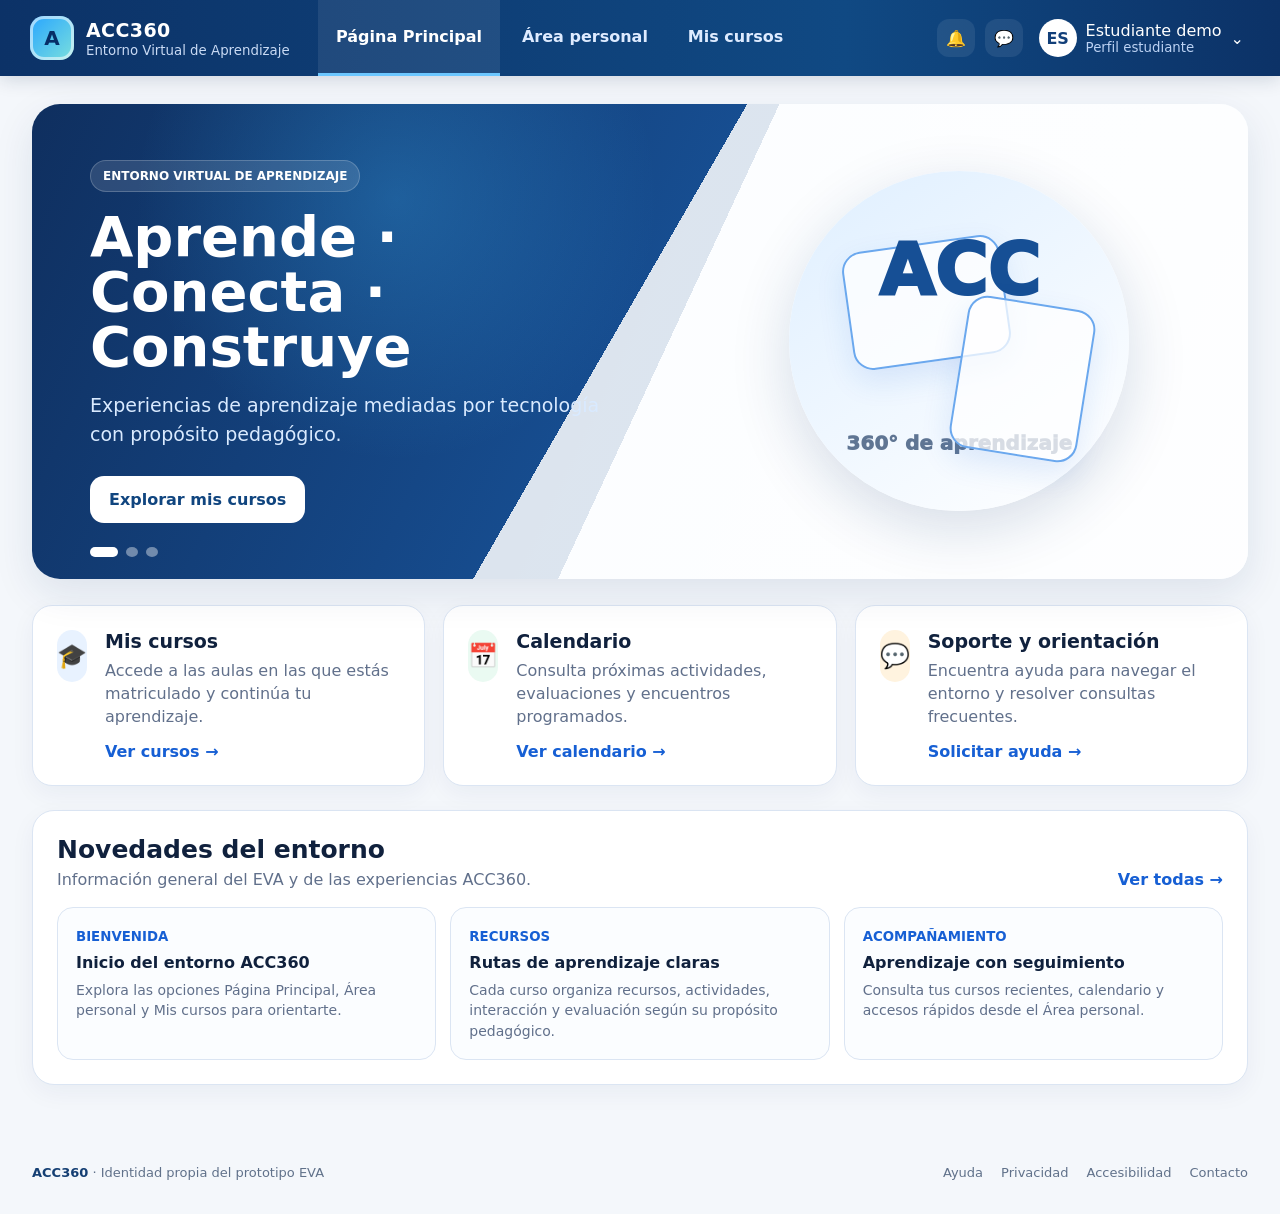
<file: index.html>
<!doctype html><html lang="es"><head><meta charset="utf-8"><meta name="viewport" content="width=device-width,initial-scale=1"><title>ACC360 · Página principal</title><meta name="description" content="Prototipo V2.0 del entorno virtual ACC360"><link rel="stylesheet" href="shell.css"></head>
<body data-page="home"><a class="skip" href="#main">Saltar al contenido</a>
<header class="shell-top"><a class="brand" href="index.html"><div class="brand-logo">A</div><div><strong>ACC360</strong><small>Entorno Virtual de Aprendizaje</small></div></a><nav class="main-nav" aria-label="Navegación principal"><a data-nav="home" href="index.html">Página Principal</a><a data-nav="area" href="area-personal.html">Área personal</a><a data-nav="courses" href="mis-cursos.html">Mis cursos</a></nav><div class="user-zone"><button class="top-icon" aria-label="Notificaciones">🔔</button><button class="top-icon" aria-label="Mensajes">💬</button><button class="user-chip"><span class="avatar">ES</span><span class="user-name">Estudiante demo<small>Perfil estudiante</small></span>⌄</button></div></header>
<main id="main" class="page">
<section class="hero-banner" aria-label="Banner institucional"><div class="banner-grid"><div class="banner-copy"><span class="tag" id="bannerTag">ENTORNO VIRTUAL DE APRENDIZAJE</span><h1 id="bannerTitle">Aprende · Conecta · Construye</h1><p id="bannerBody">Experiencias de aprendizaje mediadas por tecnología con propósito pedagógico.</p><div><a id="bannerCta" class="btn primary" href="mis-cursos.html">Explorar mis cursos</a></div></div><div class="banner-art"><div class="orb"><div class="art-mark">ACC<span>360° de aprendizaje</span></div></div></div></div><div class="banner-dots" aria-label="Cambiar banner"><button class="active" aria-label="Banner 1"></button><button aria-label="Banner 2"></button><button aria-label="Banner 3"></button></div></section>
<section class="quick-grid" aria-label="Accesos rápidos"><article class="quick-card"><div class="quick-icon qi1">🎓</div><div><h3>Mis cursos</h3><p>Accede a las aulas en las que estás matriculado y continúa tu aprendizaje.</p><a class="text-link" href="mis-cursos.html">Ver cursos →</a></div></article><article class="quick-card"><div class="quick-icon qi2">📅</div><div><h3>Calendario</h3><p>Consulta próximas actividades, evaluaciones y encuentros programados.</p><a class="text-link" href="area-personal.html#calendario">Ver calendario →</a></div></article><article class="quick-card"><div class="quick-icon qi3">💬</div><div><h3>Soporte y orientación</h3><p>Encuentra ayuda para navegar el entorno y resolver consultas frecuentes.</p><a class="text-link" href="area-personal.html#ayuda">Solicitar ayuda →</a></div></article></section>
<section class="section"><div class="section-head"><div><h2>Novedades del entorno</h2><p>Información general del EVA y de las experiencias ACC360.</p></div><a class="text-link" href="#">Ver todas →</a></div><div class="news-list"><article class="news-item"><small>BIENVENIDA</small><h3>Inicio del entorno ACC360</h3><p>Explora las opciones Página Principal, Área personal y Mis cursos para orientarte.</p></article><article class="news-item"><small>RECURSOS</small><h3>Rutas de aprendizaje claras</h3><p>Cada curso organiza recursos, actividades, interacción y evaluación según su propósito pedagógico.</p></article><article class="news-item"><small>ACOMPAÑAMIENTO</small><h3>Aprendizaje con seguimiento</h3><p>Consulta tus cursos recientes, calendario y accesos rápidos desde el Área personal.</p></article></div></section>
</main><footer class="footer"><div><strong>ACC360</strong> · Identidad propia del prototipo EVA</div><div class="footer-links"><a href="#">Ayuda</a><a href="#">Privacidad</a><a href="#">Accesibilidad</a><a href="#">Contacto</a></div></footer><script src="shell.js"></script></body></html>
</file>
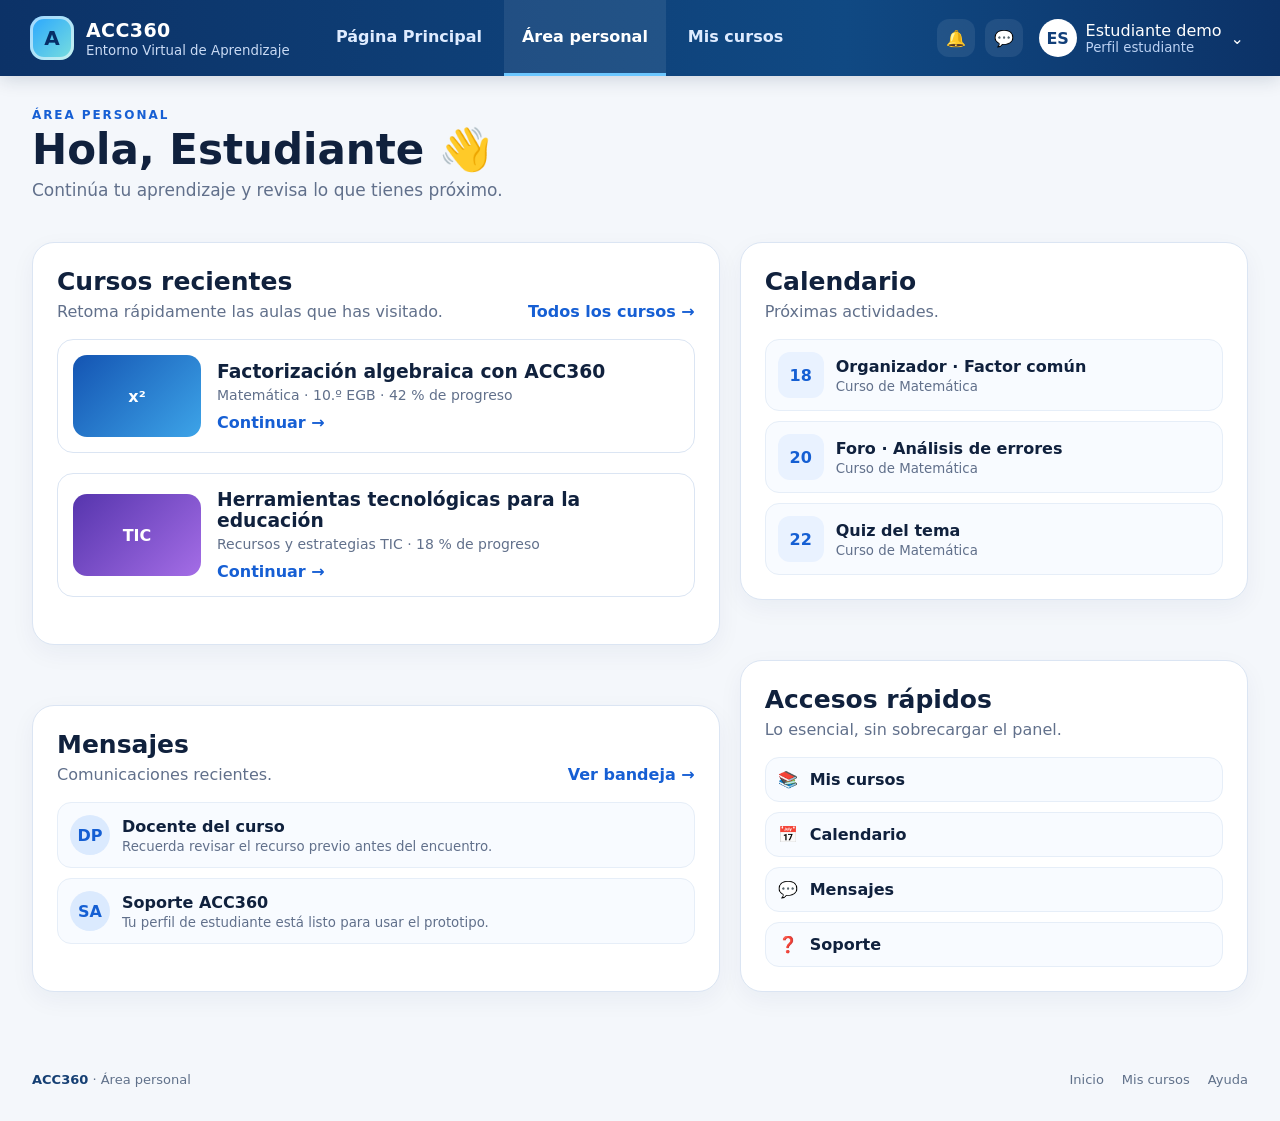
<file: area-personal.html>
<!doctype html><html lang="es"><head><meta charset="utf-8"><meta name="viewport" content="width=device-width,initial-scale=1"><title>ACC360 · Área personal</title><link rel="stylesheet" href="shell.css"></head>
<body data-page="area"><header class="shell-top"><a class="brand" href="index.html"><div class="brand-logo">A</div><div><strong>ACC360</strong><small>Entorno Virtual de Aprendizaje</small></div></a><nav class="main-nav"><a data-nav="home" href="index.html">Página Principal</a><a data-nav="area" href="area-personal.html">Área personal</a><a data-nav="courses" href="mis-cursos.html">Mis cursos</a></nav><div class="user-zone"><button class="top-icon">🔔</button><button class="top-icon">💬</button><button class="user-chip"><span class="avatar">ES</span><span class="user-name">Estudiante demo<small>Perfil estudiante</small></span>⌄</button></div></header>
<main class="page"><div class="page-title"><div class="eyebrow">ÁREA PERSONAL</div><h1>Hola, Estudiante 👋</h1><p>Continúa tu aprendizaje y revisa lo que tienes próximo.</p></div>
<div class="dashboard-grid"><div class="stack"><section class="section"><div class="section-head"><div><h2>Cursos recientes</h2><p>Retoma rápidamente las aulas que has visitado.</p></div><a class="text-link" href="mis-cursos.html">Todos los cursos →</a></div><div class="stack"><article class="recent-course"><div class="thumb math-thumb">x²</div><div><h3>Factorización algebraica con ACC360</h3><p>Matemática · 10.º EGB · 42 % de progreso</p><a class="text-link" href="curso-factorizacion.html">Continuar →</a></div></article><article class="recent-course"><div class="thumb tech-thumb">TIC</div><div><h3>Herramientas tecnológicas para la educación</h3><p>Recursos y estrategias TIC · 18 % de progreso</p><a class="text-link" href="curso-demo.html?c=herramientas">Continuar →</a></div></article></div></section>
<section id="mensajes" class="section"><div class="section-head"><div><h2>Mensajes</h2><p>Comunicaciones recientes.</p></div><a class="text-link" href="#">Ver bandeja →</a></div><div class="message-list"><div class="message-row"><div class="mini-avatar">DP</div><div><strong>Docente del curso</strong><small>Recuerda revisar el recurso previo antes del encuentro.</small></div></div><div class="message-row"><div class="mini-avatar">SA</div><div><strong>Soporte ACC360</strong><small>Tu perfil de estudiante está listo para usar el prototipo.</small></div></div></div></section></div>
<div class="stack"><section id="calendario" class="section"><div class="section-head"><div><h2>Calendario</h2><p>Próximas actividades.</p></div></div><div class="calendar-list"><div class="calendar-row"><div class="date-box">18</div><div><strong>Organizador · Factor común</strong><small>Curso de Matemática</small></div></div><div class="calendar-row"><div class="date-box">20</div><div><strong>Foro · Análisis de errores</strong><small>Curso de Matemática</small></div></div><div class="calendar-row"><div class="date-box">22</div><div><strong>Quiz del tema</strong><small>Curso de Matemática</small></div></div></div></section>
<section id="ayuda" class="section"><div class="section-head"><div><h2>Accesos rápidos</h2><p>Lo esencial, sin sobrecargar el panel.</p></div></div><div class="link-list"><a class="link-row" href="mis-cursos.html">📚 <strong>Mis cursos</strong></a><a class="link-row" href="#calendario">📅 <strong>Calendario</strong></a><a class="link-row" href="#mensajes">💬 <strong>Mensajes</strong></a><a class="link-row" href="#ayuda">❓ <strong>Soporte</strong></a></div></section></div></div>
</main><footer class="footer"><div><strong>ACC360</strong> · Área personal</div><div class="footer-links"><a href="index.html">Inicio</a><a href="mis-cursos.html">Mis cursos</a><a href="#">Ayuda</a></div></footer><script src="shell.js"></script></body></html>
</file>
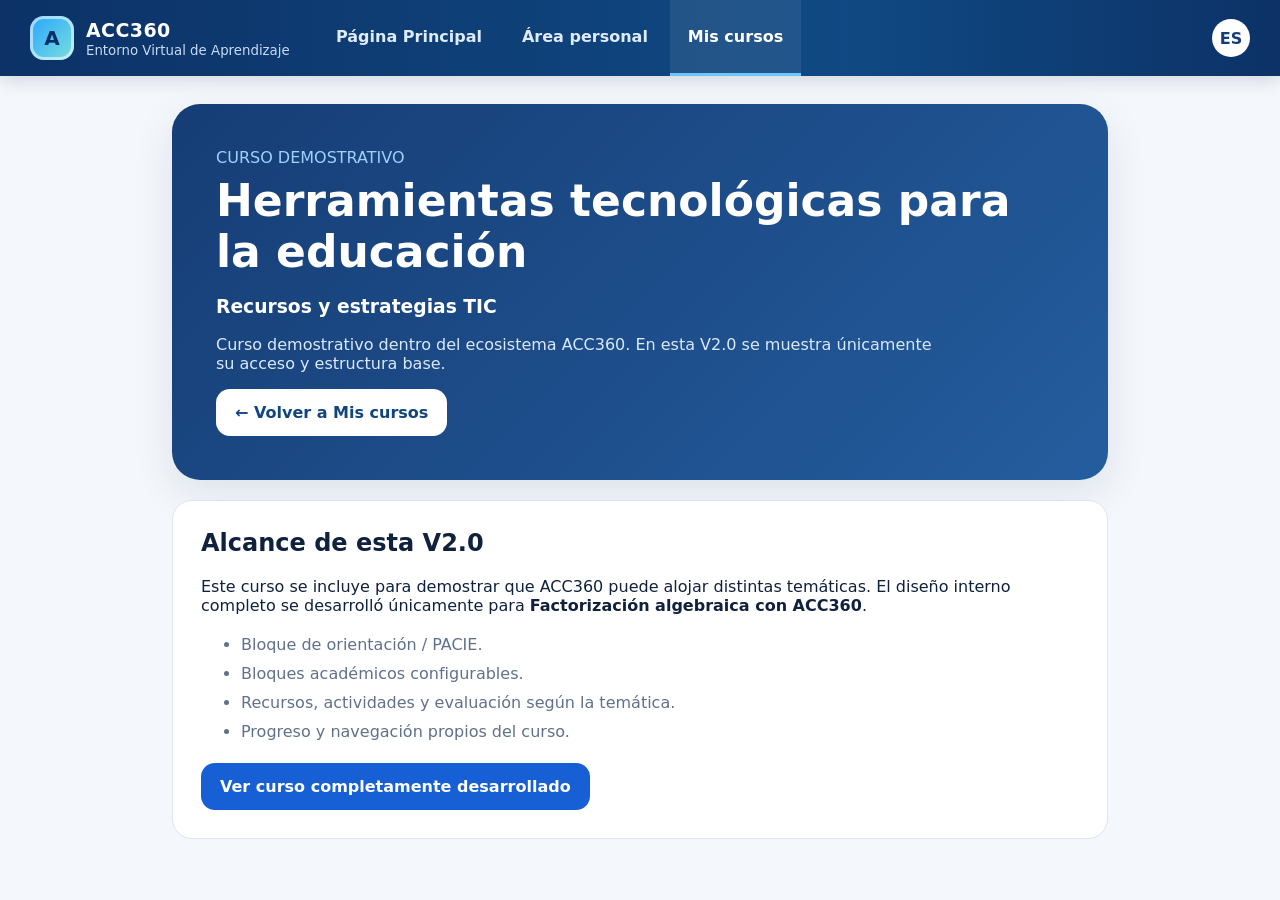
<file: curso-demo.html>
<!doctype html><html lang="es"><head><meta charset="utf-8"><meta name="viewport" content="width=device-width,initial-scale=1"><title>ACC360 · Curso demo</title><link rel="stylesheet" href="shell.css"></head><body data-page="placeholder"><header class="shell-top"><a class="brand" href="index.html"><div class="brand-logo">A</div><div><strong>ACC360</strong><small>Entorno Virtual de Aprendizaje</small></div></a><nav class="main-nav"><a href="index.html">Página Principal</a><a href="area-personal.html">Área personal</a><a class="active" href="mis-cursos.html">Mis cursos</a></nav><div class="user-zone"><span class="avatar">ES</span></div></header><main class="page generic-course"><div class="generic-hero"><div class="eyebrow" style="color:#9fd0ff">CURSO DEMOSTRATIVO</div><h1 id="genericTitle">Curso</h1><h3 id="genericSubtitle">Temática</h3><p id="genericDesc">Descripción del curso.</p><a class="btn primary" href="mis-cursos.html">← Volver a Mis cursos</a></div><section class="placeholder-card"><h2>Alcance de esta V2.0</h2><p>Este curso se incluye para demostrar que ACC360 puede alojar distintas temáticas. El diseño interno completo se desarrolló únicamente para <strong>Factorización algebraica con ACC360</strong>.</p><ul><li>Bloque de orientación / PACIE.</li><li>Bloques académicos configurables.</li><li>Recursos, actividades y evaluación según la temática.</li><li>Progreso y navegación propios del curso.</li></ul><a class="btn blue" href="curso-factorizacion.html">Ver curso completamente desarrollado</a></section></main><script src="shell.js"></script></body></html>
</file>
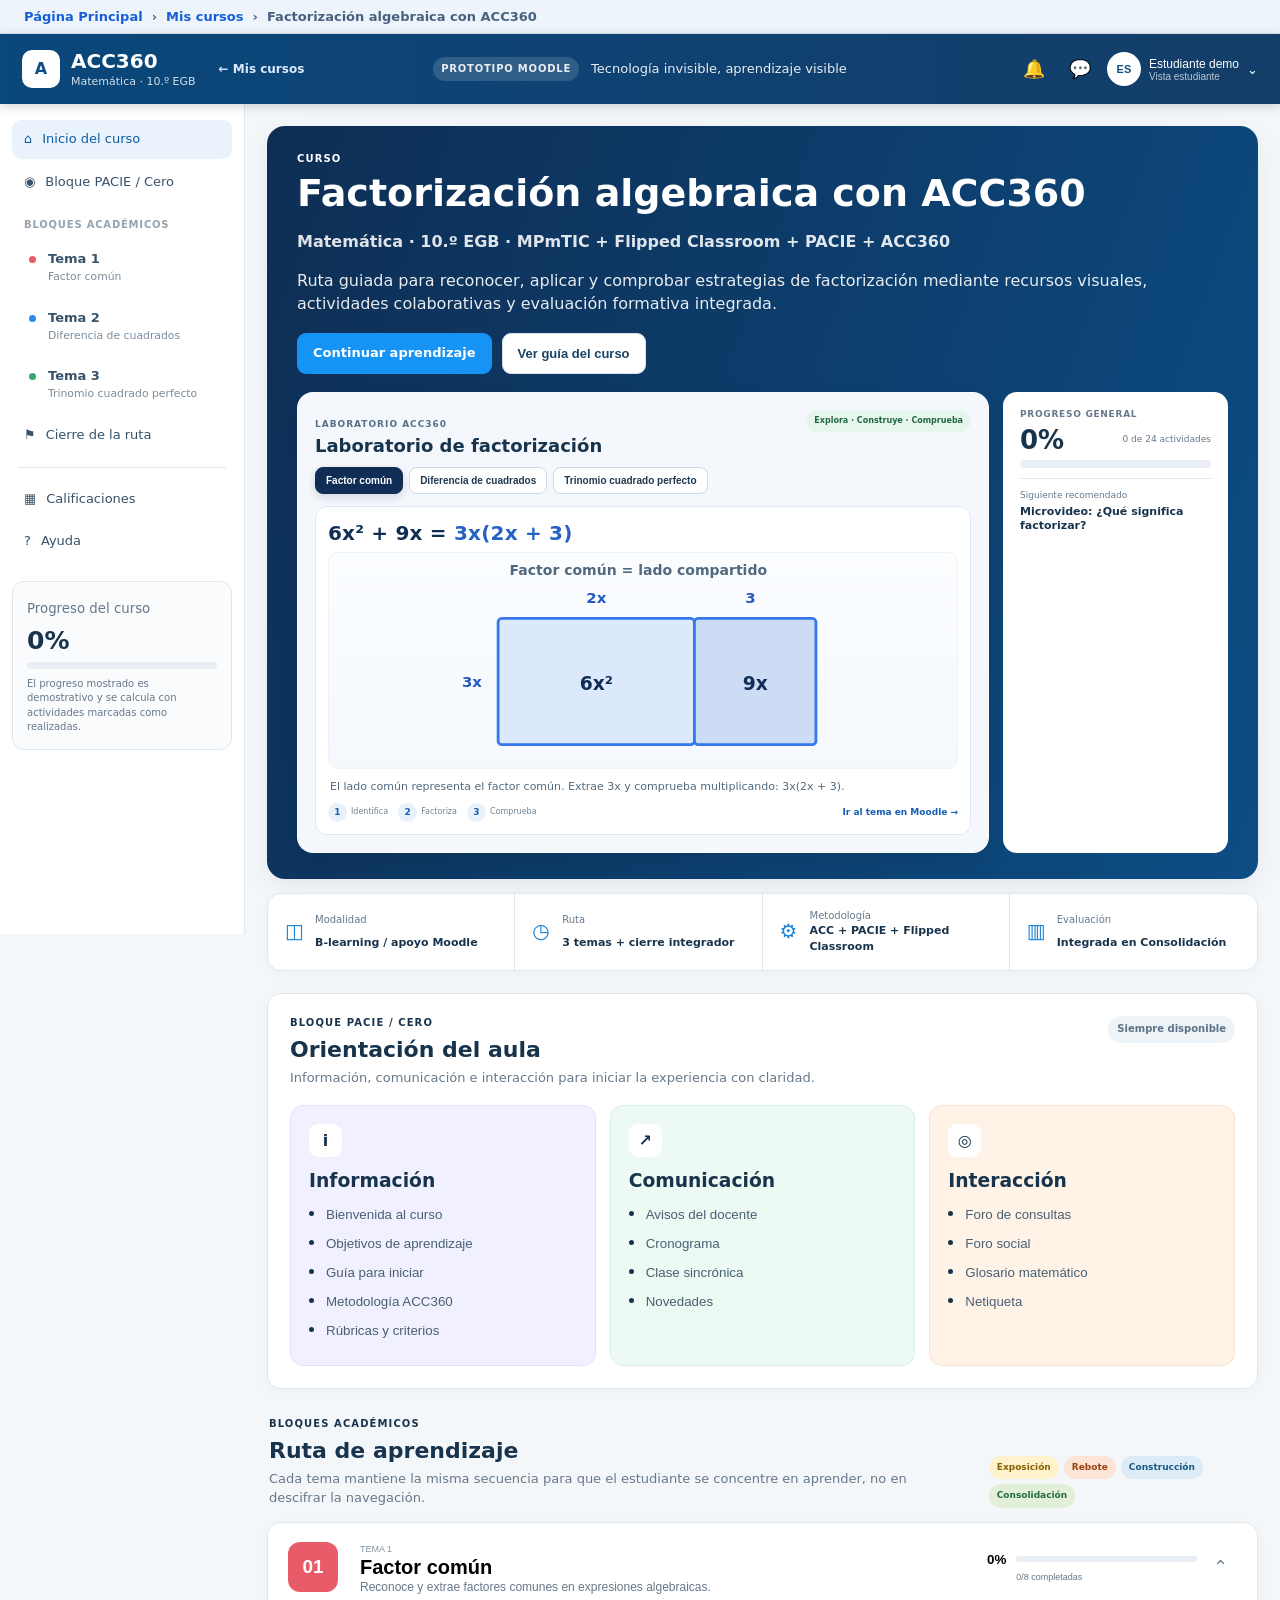
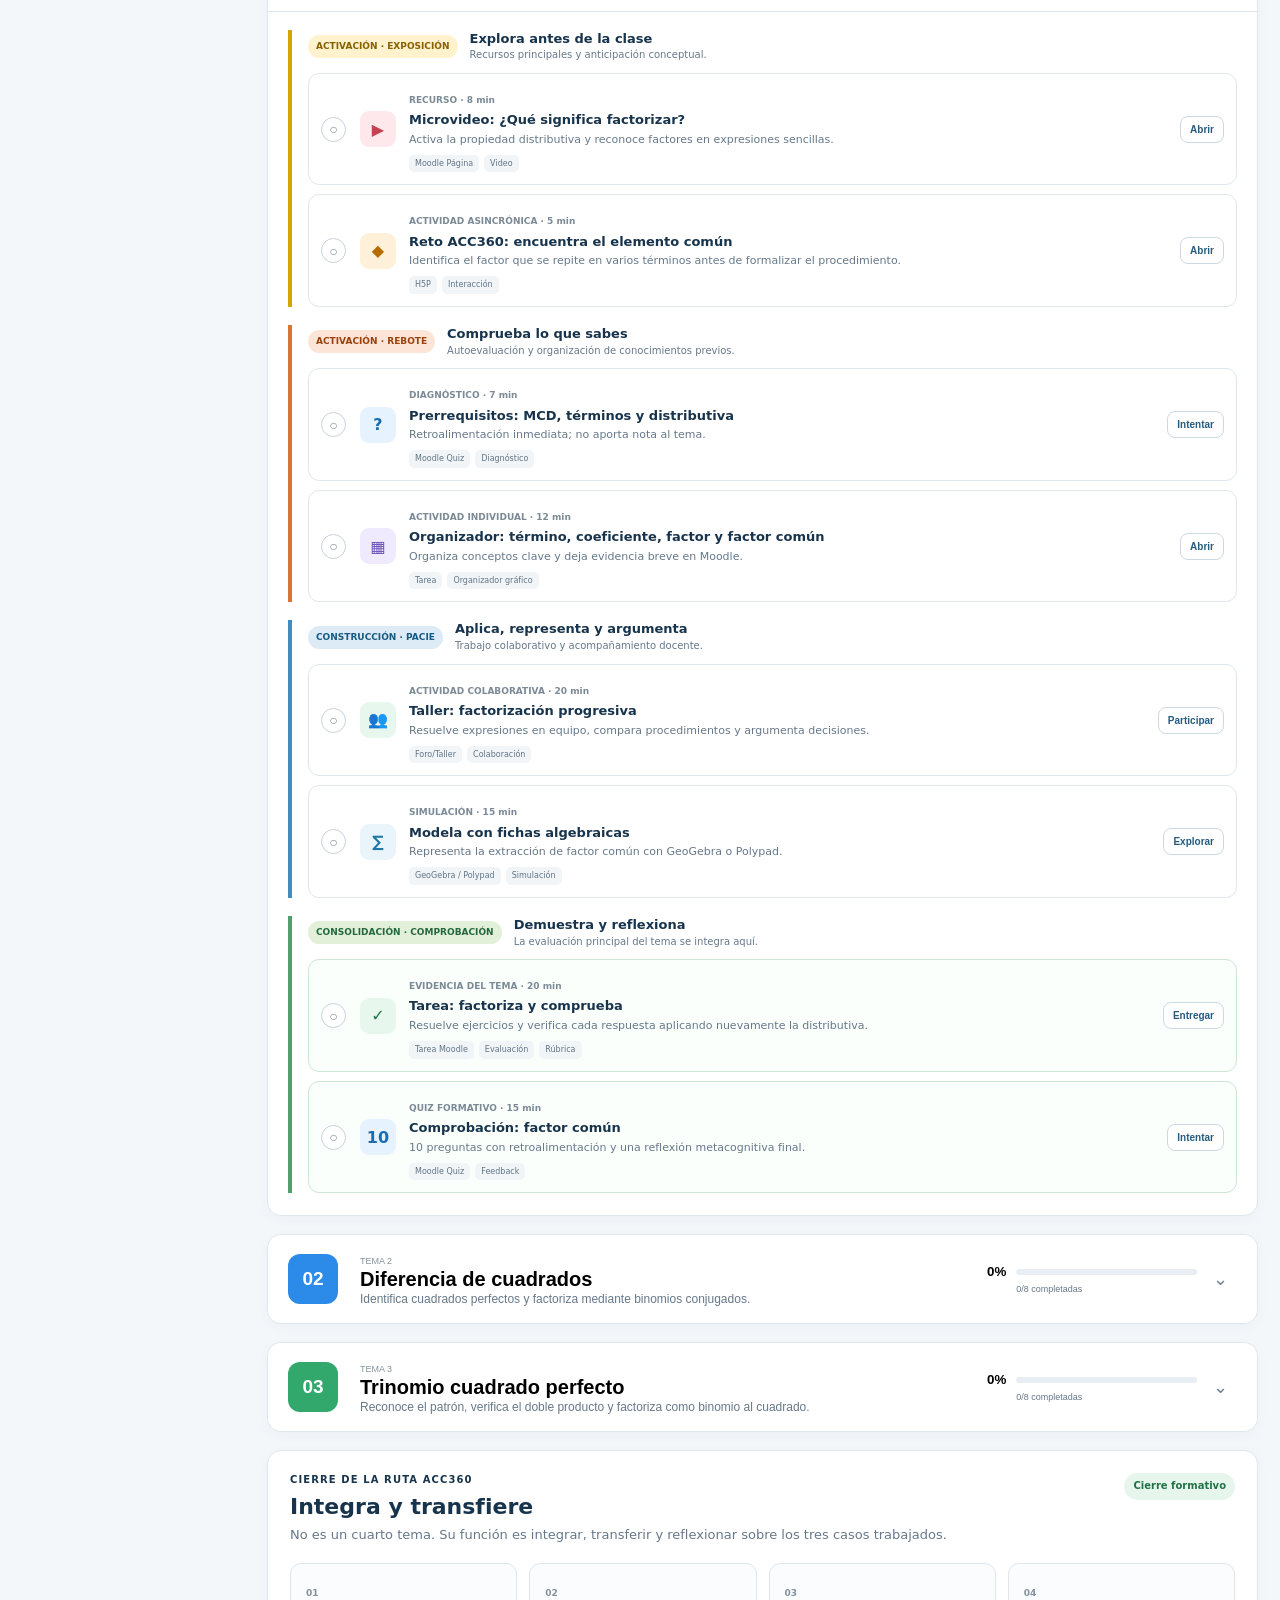
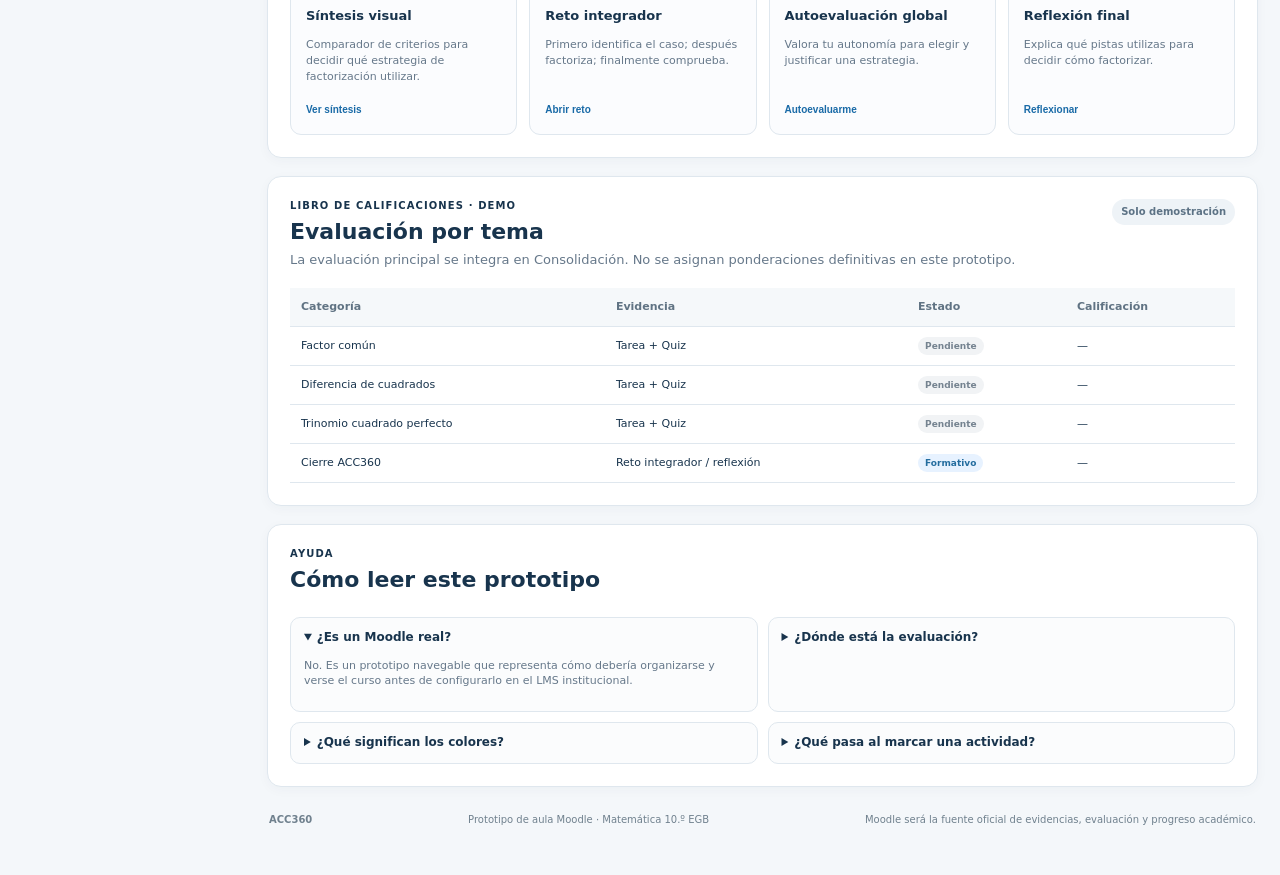
<file: curso-factorizacion.html>
<!doctype html>
<html lang="es">
<head>
  <meta charset="utf-8" />
  <meta name="viewport" content="width=device-width, initial-scale=1" />
  <meta name="description" content="Prototipo visual navegable de un aula Moodle ACC360 para Matemática de 10.º EGB." />
  <title>ACC360 · Prototipo Moodle</title>
  <link rel="stylesheet" href="course.css" />
</head>
<body><div style="background:#eef4fb;border-bottom:1px solid #dce6f3;padding:9px 24px;font:600 13px system-ui;color:#49617e"><a href="index.html" style="color:#165fd4;text-decoration:none">Página Principal</a> &nbsp;›&nbsp; <a href="mis-cursos.html" style="color:#165fd4;text-decoration:none">Mis cursos</a> &nbsp;›&nbsp; Factorización algebraica con ACC360</div>
  <a class="skip-link" href="#main">Saltar al contenido</a>
  <header class="topbar">
    <div class="brand-wrap">
      <button class="hamburger" id="menuBtn" aria-label="Abrir menú" aria-expanded="false">☰</button>
      <div class="brand-mark">A</div>
      <div class="brand-copy"><strong>ACC360</strong><span>Matemática · 10.º EGB</span></div><a href="mis-cursos.html" style="margin-left:12px;color:#dbeafe;font:700 12px system-ui;text-decoration:none">← Mis cursos</a>
    </div>
    <div class="top-title"><span class="prototype-pill">PROTOTIPO MOODLE</span><span>Tecnología invisible, aprendizaje visible</span></div>
    <div class="user-tools"><button class="icon-btn" aria-label="Notificaciones">🔔</button><button class="icon-btn" aria-label="Mensajes">💬</button><button class="user-btn"><span class="avatar">ES</span><span class="user-text">Estudiante demo<small>Vista estudiante</small></span>⌄</button></div>
  </header>

  <div class="layout">
    <aside class="sidebar" id="sidebar" aria-label="Navegación del curso">
      <nav>
        <a class="nav-item active" href="#inicio"><span>⌂</span>Inicio del curso</a>
        <a class="nav-item" href="#pacie"><span>◉</span>Bloque PACIE / Cero</a>
        <div class="nav-label">Bloques académicos</div>
        <a class="nav-item sub" href="#tema1"><span class="dot t1"></span><b>Tema 1</b><small>Factor común</small></a>
        <a class="nav-item sub" href="#tema2"><span class="dot t2"></span><b>Tema 2</b><small>Diferencia de cuadrados</small></a>
        <a class="nav-item sub" href="#tema3"><span class="dot t3"></span><b>Tema 3</b><small>Trinomio cuadrado perfecto</small></a>
        <a class="nav-item" href="#cierre"><span>⚑</span>Cierre de la ruta</a>
        <div class="nav-sep"></div>
        <a class="nav-item" href="#calificaciones"><span>▦</span>Calificaciones</a>
        <a class="nav-item" href="#ayuda"><span>?</span>Ayuda</a>
      </nav>
      <div class="sidebar-card">
        <small>Progreso del curso</small>
        <strong id="sideProgressText">0%</strong>
        <div class="progress"><span id="sideProgressBar" style="width:0%"></span></div>
        <p>El progreso mostrado es demostrativo y se calcula con actividades marcadas como realizadas.</p>
      </div>
    </aside>

    <main id="main" class="content">
      <section id="inicio" class="course-hero">
        <div class="hero-copy">
          <div class="eyebrow">CURSO</div>
          <h1>Factorización algebraica con ACC360</h1>
          <p class="course-meta">Matemática · 10.º EGB · MPmTIC + Flipped Classroom + PACIE + ACC360</p>
          <p>Ruta guiada para reconocer, aplicar y comprobar estrategias de factorización mediante recursos visuales, actividades colaborativas y evaluación formativa integrada.</p>
          <div class="hero-actions"><a class="btn primary" href="#tema1">Continuar aprendizaje</a><button class="btn secondary" data-open="guide">Ver guía del curso</button></div>
        </div>

        <div class="hero-side-stack">
          <section class="factor-lab" aria-labelledby="labTitle">
            <div class="lab-head">
              <div>
                <small>LABORATORIO ACC360</small>
                <h2 id="labTitle">Laboratorio de factorización</h2>
              </div>
              <span class="lab-chip">Explora · Construye · Comprueba</span>
            </div>

            <div class="lab-tabs" role="tablist" aria-label="Temas del laboratorio">
              <button class="lab-tab active" role="tab" aria-selected="true" data-lab="common">Factor común</button>
              <button class="lab-tab" role="tab" aria-selected="false" data-lab="squares">Diferencia de cuadrados</button>
              <button class="lab-tab" role="tab" aria-selected="false" data-lab="tcp">Trinomio cuadrado perfecto</button>
            </div>

            <div class="lab-stage" id="labStage">
              <div class="lab-equation" id="labEquation">6x² + 9x = <strong>3x(2x + 3)</strong></div>
              <div class="lab-visual" id="labVisual" aria-live="polite">
                <svg viewBox="0 0 520 230" role="img" aria-label="Modelo de área para factor común">
                  <text x="255" y="24" text-anchor="middle" class="svg-title">Factor común = lado compartido</text>
                  <text x="210" y="54" text-anchor="middle" class="svg-label">2x</text>
                  <text x="375" y="54" text-anchor="middle" class="svg-label">3</text>
                  <text x="77" y="143" text-anchor="middle" class="svg-label">3x</text>
                  <rect x="105" y="70" width="210" height="135" rx="4" class="tile tile-a"/>
                  <rect x="315" y="70" width="130" height="135" rx="4" class="tile tile-b"/>
                  <text x="210" y="147" text-anchor="middle" class="svg-value">6x²</text>
                  <text x="380" y="147" text-anchor="middle" class="svg-value">9x</text>
                </svg>
              </div>
              <p class="lab-note" id="labNote">El lado común representa el factor común. Extrae 3x y comprueba multiplicando: 3x(2x + 3).</p>
              <div class="lab-foot">
                <div class="lab-steps" aria-label="Secuencia del laboratorio">
                  <span><b>1</b> Identifica</span>
                  <span><b>2</b> Factoriza</span>
                  <span><b>3</b> Comprueba</span>
                </div>
                <a class="lab-topic-link" id="labTopicLink" href="#tema1">Ir al tema en Moodle →</a>
              </div>
            </div>
          </section>

          <div class="hero-panel">
            <small>Progreso general</small>
            <div class="hero-progress-row"><strong id="heroProgressText">0%</strong><span id="heroCompletedText">0 de 24 actividades</span></div>
            <div class="progress big"><span id="heroProgressBar" style="width:0%"></span></div>
            <div class="next-step"><span>Siguiente recomendado</span><b id="nextStep">Revisar la bienvenida del Bloque PACIE</b></div>
          </div>
        </div>
      </section>

      <section class="summary-strip" aria-label="Resumen del curso">
        <div><span>◫</span><small>Modalidad</small><b>B-learning / apoyo Moodle</b></div>
        <div><span>◷</span><small>Ruta</small><b>3 temas + cierre integrador</b></div>
        <div><span>⚙</span><small>Metodología</small><b>ACC + PACIE + Flipped Classroom</b></div>
        <div><span>▥</span><small>Evaluación</small><b>Integrada en Consolidación</b></div>
      </section>

      <section id="pacie" class="section-card pacie-block">
        <div class="section-head">
          <div><div class="kicker">BLOQUE PACIE / CERO</div><h2>Orientación del aula</h2><p>Información, comunicación e interacción para iniciar la experiencia con claridad.</p></div>
          <span class="status-chip neutral">Siempre disponible</span>
        </div>
        <div class="pacie-grid">
          <article class="pacie-card info"><div class="pacie-icon">i</div><h3>Información</h3><ul><li><button data-open="welcome">Bienvenida al curso</button></li><li><button data-open="objectives">Objetivos de aprendizaje</button></li><li><button data-open="guide">Guía para iniciar</button></li><li><button data-open="methodology">Metodología ACC360</button></li><li><button data-open="rubric">Rúbricas y criterios</button></li></ul></article>
          <article class="pacie-card comm"><div class="pacie-icon">↗</div><h3>Comunicación</h3><ul><li><button data-open="announcements">Avisos del docente</button></li><li><button data-open="calendar">Cronograma</button></li><li><button data-open="session">Clase sincrónica</button></li><li><button data-open="news">Novedades</button></li></ul></article>
          <article class="pacie-card interaction"><div class="pacie-icon">◎</div><h3>Interacción</h3><ul><li><button data-open="forum">Foro de consultas</button></li><li><button data-open="social">Foro social</button></li><li><button data-open="glossary">Glosario matemático</button></li><li><button data-open="netiquette">Netiqueta</button></li></ul></article>
        </div>
      </section>

      <div class="route-header">
        <div><div class="kicker">BLOQUES ACADÉMICOS</div><h2>Ruta de aprendizaje</h2><p>Cada tema mantiene la misma secuencia para que el estudiante se concentre en aprender, no en descifrar la navegación.</p></div>
        <div class="legend"><span class="lg expo">Exposición</span><span class="lg rebote">Rebote</span><span class="lg construccion">Construcción</span><span class="lg consolida">Consolidación</span></div>
      </div>

      <section id="tema1" class="topic-section open" data-topic="1">
        <button class="topic-header" aria-expanded="true">
          <div class="topic-index t1bg">01</div>
          <div class="topic-title"><small>TEMA 1</small><h2>Factor común</h2><p>Reconoce y extrae factores comunes en expresiones algebraicas.</p></div>
          <div class="topic-progress"><strong class="topicPct">0%</strong><div class="progress"><span></span></div><small class="topicCount">0/8 completadas</small></div>
          <div class="chev">⌃</div>
        </button>
        <div class="topic-body">
          <div class="phase activation expo-phase">
            <div class="phase-head"><span class="phase-badge expo">ACTIVACIÓN · EXPOSICIÓN</span><div><b>Explora antes de la clase</b><small>Recursos principales y anticipación conceptual.</small></div></div>
            <div class="activity-list">
              <article class="activity" data-activity="t1a1"><button class="complete" aria-label="Marcar realizada">○</button><div class="activity-icon video">▶</div><div class="activity-copy"><small>RECURSO · 8 min</small><h3>Microvideo: ¿Qué significa factorizar?</h3><p>Activa la propiedad distributiva y reconoce factores en expresiones sencillas.</p><div class="tags"><span>Moodle Página</span><span>Video</span></div></div><button class="open-resource" data-open="t1a1">Abrir</button></article>
              <article class="activity" data-activity="t1a2"><button class="complete" aria-label="Marcar realizada">○</button><div class="activity-icon challenge">◆</div><div class="activity-copy"><small>ACTIVIDAD ASINCRÓNICA · 5 min</small><h3>Reto ACC360: encuentra el elemento común</h3><p>Identifica el factor que se repite en varios términos antes de formalizar el procedimiento.</p><div class="tags"><span>H5P</span><span>Interacción</span></div></div><button class="open-resource" data-open="t1a2">Abrir</button></article>
            </div>
          </div>
          <div class="phase activation rebote-phase">
            <div class="phase-head"><span class="phase-badge rebote">ACTIVACIÓN · REBOTE</span><div><b>Comprueba lo que sabes</b><small>Autoevaluación y organización de conocimientos previos.</small></div></div>
            <div class="activity-list">
              <article class="activity" data-activity="t1a3"><button class="complete" aria-label="Marcar realizada">○</button><div class="activity-icon quiz">?</div><div class="activity-copy"><small>DIAGNÓSTICO · 7 min</small><h3>Prerrequisitos: MCD, términos y distributiva</h3><p>Retroalimentación inmediata; no aporta nota al tema.</p><div class="tags"><span>Moodle Quiz</span><span>Diagnóstico</span></div></div><button class="open-resource" data-open="t1a3">Intentar</button></article>
              <article class="activity" data-activity="t1a4"><button class="complete" aria-label="Marcar realizada">○</button><div class="activity-icon map">▦</div><div class="activity-copy"><small>ACTIVIDAD INDIVIDUAL · 12 min</small><h3>Organizador: término, coeficiente, factor y factor común</h3><p>Organiza conceptos clave y deja evidencia breve en Moodle.</p><div class="tags"><span>Tarea</span><span>Organizador gráfico</span></div></div><button class="open-resource" data-open="t1a4">Abrir</button></article>
            </div>
          </div>
          <div class="phase construction-phase">
            <div class="phase-head"><span class="phase-badge construccion">CONSTRUCCIÓN · PACIE</span><div><b>Aplica, representa y argumenta</b><small>Trabajo colaborativo y acompañamiento docente.</small></div></div>
            <div class="activity-list">
              <article class="activity" data-activity="t1a5"><button class="complete" aria-label="Marcar realizada">○</button><div class="activity-icon group">👥</div><div class="activity-copy"><small>ACTIVIDAD COLABORATIVA · 20 min</small><h3>Taller: factorización progresiva</h3><p>Resuelve expresiones en equipo, compara procedimientos y argumenta decisiones.</p><div class="tags"><span>Foro/Taller</span><span>Colaboración</span></div></div><button class="open-resource" data-open="t1a5">Participar</button></article>
              <article class="activity" data-activity="t1a6"><button class="complete" aria-label="Marcar realizada">○</button><div class="activity-icon sim">∑</div><div class="activity-copy"><small>SIMULACIÓN · 15 min</small><h3>Modela con fichas algebraicas</h3><p>Representa la extracción de factor común con GeoGebra o Polypad.</p><div class="tags"><span>GeoGebra / Polypad</span><span>Simulación</span></div></div><button class="open-resource" data-open="t1a6">Explorar</button></article>
            </div>
          </div>
          <div class="phase consolidation-phase">
            <div class="phase-head"><span class="phase-badge consolida">CONSOLIDACIÓN · COMPROBACIÓN</span><div><b>Demuestra y reflexiona</b><small>La evaluación principal del tema se integra aquí.</small></div></div>
            <div class="activity-list">
              <article class="activity graded" data-activity="t1a7"><button class="complete" aria-label="Marcar realizada">○</button><div class="activity-icon task">✓</div><div class="activity-copy"><small>EVIDENCIA DEL TEMA · 20 min</small><h3>Tarea: factoriza y comprueba</h3><p>Resuelve ejercicios y verifica cada respuesta aplicando nuevamente la distributiva.</p><div class="tags"><span>Tarea Moodle</span><span>Evaluación</span><span>Rúbrica</span></div></div><button class="open-resource" data-open="t1a7">Entregar</button></article>
              <article class="activity graded" data-activity="t1a8"><button class="complete" aria-label="Marcar realizada">○</button><div class="activity-icon quiz">10</div><div class="activity-copy"><small>QUIZ FORMATIVO · 15 min</small><h3>Comprobación: factor común</h3><p>10 preguntas con retroalimentación y una reflexión metacognitiva final.</p><div class="tags"><span>Moodle Quiz</span><span>Feedback</span></div></div><button class="open-resource" data-open="t1a8">Intentar</button></article>
            </div>
          </div>
        </div>
      </section>

      <section id="tema2" class="topic-section" data-topic="2">
        <button class="topic-header" aria-expanded="false">
          <div class="topic-index t2bg">02</div>
          <div class="topic-title"><small>TEMA 2</small><h2>Diferencia de cuadrados</h2><p>Identifica cuadrados perfectos y factoriza mediante binomios conjugados.</p></div>
          <div class="topic-progress"><strong class="topicPct">0%</strong><div class="progress"><span></span></div><small class="topicCount">0/8 completadas</small></div>
          <div class="chev">⌄</div>
        </button>
        <div class="topic-body">
          <div class="phase activation expo-phase"><div class="phase-head"><span class="phase-badge expo">ACTIVACIÓN · EXPOSICIÓN</span><div><b>Reconoce el patrón</b><small>Cuadrados perfectos, conjugados y representación geométrica.</small></div></div><div class="activity-list">
            <article class="activity" data-activity="t2a1"><button class="complete">○</button><div class="activity-icon video">▶</div><div class="activity-copy"><small>RECURSO · 8 min</small><h3>Microvideo: cuadrados perfectos y conjugados</h3><p>Diferencia una resta de cuadrados de otras expresiones.</p><div class="tags"><span>Página</span><span>Video</span></div></div><button class="open-resource" data-open="t2a1">Abrir</button></article>
            <article class="activity" data-activity="t2a2"><button class="complete">○</button><div class="activity-icon sim">□</div><div class="activity-copy"><small>EXPLORACIÓN · 10 min</small><h3>Área grande menos área pequeña</h3><p>Interpreta geométricamente la diferencia de cuadrados.</p><div class="tags"><span>GeoGebra</span><span>Visualización</span></div></div><button class="open-resource" data-open="t2a2">Explorar</button></article>
          </div></div>
          <div class="phase activation rebote-phase"><div class="phase-head"><span class="phase-badge rebote">ACTIVACIÓN · REBOTE</span><div><b>Clasifica y justifica</b><small>Diagnóstico breve y selección del caso.</small></div></div><div class="activity-list">
            <article class="activity" data-activity="t2a3"><button class="complete">○</button><div class="activity-icon quiz">?</div><div class="activity-copy"><small>DIAGNÓSTICO · 7 min</small><h3>¿Es diferencia de cuadrados?</h3><p>Clasifica expresiones y recibe feedback inmediato.</p><div class="tags"><span>H5P</span><span>Autoevaluación</span></div></div><button class="open-resource" data-open="t2a3">Intentar</button></article>
            <article class="activity" data-activity="t2a4"><button class="complete">○</button><div class="activity-icon map">▦</div><div class="activity-copy"><small>ACTIVIDAD INDIVIDUAL · 10 min</small><h3>Guía rápida de condiciones</h3><p>Construye una ficha de decisión: cuadrados perfectos, resta y conjugados.</p><div class="tags"><span>Tarea</span><span>Organizador</span></div></div><button class="open-resource" data-open="t2a4">Abrir</button></article>
          </div></div>
          <div class="phase construction-phase"><div class="phase-head"><span class="phase-badge construccion">CONSTRUCCIÓN · PACIE</span><div><b>Factoriza y explica</b><small>Representación, colaboración y análisis de errores.</small></div></div><div class="activity-list">
            <article class="activity" data-activity="t2a5"><button class="complete">○</button><div class="activity-icon group">👥</div><div class="activity-copy"><small>COLABORATIVA · 20 min</small><h3>Binomios conjugados en equipo</h3><p>Factoriza casos progresivos y contrasta estrategias.</p><div class="tags"><span>Taller</span><span>Colaboración</span></div></div><button class="open-resource" data-open="t2a5">Participar</button></article>
            <article class="activity" data-activity="t2a6"><button class="complete">○</button><div class="activity-icon sim">∑</div><div class="activity-copy"><small>COMPROBACIÓN GUIADA · 15 min</small><h3>Verifica con producto de conjugados</h3><p>Contrasta la factorización multiplicando los binomios.</p><div class="tags"><span>GeoGebra CAS</span><span>Supervisado</span></div></div><button class="open-resource" data-open="t2a6">Verificar</button></article>
          </div></div>
          <div class="phase consolidation-phase"><div class="phase-head"><span class="phase-badge consolida">CONSOLIDACIÓN · COMPROBACIÓN</span><div><b>Demuestra y transfiere</b><small>Evidencia y quiz integrados en el tema.</small></div></div><div class="activity-list">
            <article class="activity graded" data-activity="t2a7"><button class="complete">○</button><div class="activity-icon task">✓</div><div class="activity-copy"><small>EVIDENCIA DEL TEMA · 20 min</small><h3>Tarea: reconoce, factoriza y comprueba</h3><p>Incluye casos directos y un ejercicio con factor común previo.</p><div class="tags"><span>Tarea Moodle</span><span>Evaluación</span></div></div><button class="open-resource" data-open="t2a7">Entregar</button></article>
            <article class="activity graded" data-activity="t2a8"><button class="complete">○</button><div class="activity-icon quiz">10</div><div class="activity-copy"><small>QUIZ FORMATIVO · 15 min</small><h3>Comprobación: diferencia de cuadrados</h3><p>10 preguntas y reflexión de selección estratégica.</p><div class="tags"><span>Moodle Quiz</span><span>Feedback</span></div></div><button class="open-resource" data-open="t2a8">Intentar</button></article>
          </div></div>
        </div>
      </section>

      <section id="tema3" class="topic-section" data-topic="3">
        <button class="topic-header" aria-expanded="false">
          <div class="topic-index t3bg">03</div>
          <div class="topic-title"><small>TEMA 3</small><h2>Trinomio cuadrado perfecto</h2><p>Reconoce el patrón, verifica el doble producto y factoriza como binomio al cuadrado.</p></div>
          <div class="topic-progress"><strong class="topicPct">0%</strong><div class="progress"><span></span></div><small class="topicCount">0/8 completadas</small></div>
          <div class="chev">⌄</div>
        </button>
        <div class="topic-body">
          <div class="phase activation expo-phase"><div class="phase-head"><span class="phase-badge expo">ACTIVACIÓN · EXPOSICIÓN</span><div><b>Observa la estructura</b><small>Cuadrado de binomio, extremos perfectos y término medio.</small></div></div><div class="activity-list">
            <article class="activity" data-activity="t3a1"><button class="complete">○</button><div class="activity-icon video">▶</div><div class="activity-copy"><small>RECURSO · 8 min</small><h3>Microvideo: del binomio al trinomio</h3><p>Conecta producto notable y factorización.</p><div class="tags"><span>Página</span><span>Video</span></div></div><button class="open-resource" data-open="t3a1">Abrir</button></article>
            <article class="activity" data-activity="t3a2"><button class="complete">○</button><div class="activity-icon sim">□</div><div class="activity-copy"><small>VISUALIZACIÓN · 10 min</small><h3>Construye un cuadrado completo</h3><p>Representa visualmente a² ± 2ab + b².</p><div class="tags"><span>Polypad</span><span>GeoGebra</span></div></div><button class="open-resource" data-open="t3a2">Explorar</button></article>
          </div></div>
          <div class="phase activation rebote-phase"><div class="phase-head"><span class="phase-badge rebote">ACTIVACIÓN · REBOTE</span><div><b>Verifica las condiciones</b><small>Raíces de extremos y doble producto.</small></div></div><div class="activity-list">
            <article class="activity" data-activity="t3a3"><button class="complete">○</button><div class="activity-icon quiz">?</div><div class="activity-copy"><small>DIAGNÓSTICO · 7 min</small><h3>TCP o no TCP</h3><p>Clasifica expresiones justificando la condición que cumplen o incumplen.</p><div class="tags"><span>H5P</span><span>Diagnóstico</span></div></div><button class="open-resource" data-open="t3a3">Intentar</button></article>
            <article class="activity" data-activity="t3a4"><button class="complete">○</button><div class="activity-icon map">▦</div><div class="activity-copy"><small>ACTIVIDAD INDIVIDUAL · 10 min</small><h3>Ficha de reconocimiento del patrón</h3><p>Organiza raíces, doble producto y signo del binomio.</p><div class="tags"><span>Tarea</span><span>Organizador</span></div></div><button class="open-resource" data-open="t3a4">Abrir</button></article>
          </div></div>
          <div class="phase construction-phase"><div class="phase-head"><span class="phase-badge construccion">CONSTRUCCIÓN · PACIE</span><div><b>Construye, factoriza y verifica</b><small>Aplicación guiada y análisis de errores.</small></div></div><div class="activity-list">
            <article class="activity" data-activity="t3a5"><button class="complete">○</button><div class="activity-icon group">👥</div><div class="activity-copy"><small>COLABORATIVA · 20 min</small><h3>Factorización guiada en equipos</h3><p>Casos con término medio positivo y negativo.</p><div class="tags"><span>Taller</span><span>Colaboración</span></div></div><button class="open-resource" data-open="t3a5">Participar</button></article>
            <article class="activity" data-activity="t3a6"><button class="complete">○</button><div class="activity-icon sim">∑</div><div class="activity-copy"><small>VERIFICACIÓN · 15 min</small><h3>Desarrolla el binomio y compara</h3><p>Verifica que la forma factorizada reproduce el trinomio original.</p><div class="tags"><span>GeoGebra CAS</span><span>Supervisado</span></div></div><button class="open-resource" data-open="t3a6">Verificar</button></article>
          </div></div>
          <div class="phase consolidation-phase"><div class="phase-head"><span class="phase-badge consolida">CONSOLIDACIÓN · COMPROBACIÓN</span><div><b>Demuestra y crea</b><small>Evidencia, transferencia y metacognición.</small></div></div><div class="activity-list">
            <article class="activity graded" data-activity="t3a7"><button class="complete">○</button><div class="activity-icon task">✓</div><div class="activity-copy"><small>EVIDENCIA DEL TEMA · 20 min</small><h3>Tarea: reconoce, factoriza y genera un TCP</h3><p>Incluye comprobación algebraica y explicación breve del criterio usado.</p><div class="tags"><span>Tarea Moodle</span><span>Evaluación</span></div></div><button class="open-resource" data-open="t3a7">Entregar</button></article>
            <article class="activity graded" data-activity="t3a8"><button class="complete">○</button><div class="activity-icon quiz">10</div><div class="activity-copy"><small>QUIZ FORMATIVO · 15 min</small><h3>Comprobación: trinomio cuadrado perfecto</h3><p>10 preguntas con feedback y reflexión final del tema.</p><div class="tags"><span>Moodle Quiz</span><span>Feedback</span></div></div><button class="open-resource" data-open="t3a8">Intentar</button></article>
          </div></div>
        </div>
      </section>

      <section id="cierre" class="section-card close-section">
        <div class="section-head"><div><div class="kicker">CIERRE DE LA RUTA ACC360</div><h2>Integra y transfiere</h2><p>No es un cuarto tema. Su función es integrar, transferir y reflexionar sobre los tres casos trabajados.</p></div><span class="status-chip">Cierre formativo</span></div>
        <div class="closing-grid">
          <article><span>01</span><h3>Síntesis visual</h3><p>Comparador de criterios para decidir qué estrategia de factorización utilizar.</p><button data-open="synthesis">Ver síntesis</button></article>
          <article><span>02</span><h3>Reto integrador</h3><p>Primero identifica el caso; después factoriza; finalmente comprueba.</p><button data-open="integrative">Abrir reto</button></article>
          <article><span>03</span><h3>Autoevaluación global</h3><p>Valora tu autonomía para elegir y justificar una estrategia.</p><button data-open="selfeval">Autoevaluarme</button></article>
          <article><span>04</span><h3>Reflexión final</h3><p>Explica qué pistas utilizas para decidir cómo factorizar.</p><button data-open="reflection">Reflexionar</button></article>
        </div>
      </section>

      <section id="calificaciones" class="section-card grade-section">
        <div class="section-head"><div><div class="kicker">LIBRO DE CALIFICACIONES · DEMO</div><h2>Evaluación por tema</h2><p>La evaluación principal se integra en Consolidación. No se asignan ponderaciones definitivas en este prototipo.</p></div><span class="status-chip neutral">Solo demostración</span></div>
        <div class="grade-table-wrap"><table><thead><tr><th>Categoría</th><th>Evidencia</th><th>Estado</th><th>Calificación</th></tr></thead><tbody>
          <tr><td>Factor común</td><td>Tarea + Quiz</td><td><span class="table-status pending">Pendiente</span></td><td>—</td></tr>
          <tr><td>Diferencia de cuadrados</td><td>Tarea + Quiz</td><td><span class="table-status pending">Pendiente</span></td><td>—</td></tr>
          <tr><td>Trinomio cuadrado perfecto</td><td>Tarea + Quiz</td><td><span class="table-status pending">Pendiente</span></td><td>—</td></tr>
          <tr><td>Cierre ACC360</td><td>Reto integrador / reflexión</td><td><span class="table-status formative">Formativo</span></td><td>—</td></tr>
        </tbody></table></div>
      </section>

      <section id="ayuda" class="section-card help-section">
        <div class="section-head"><div><div class="kicker">AYUDA</div><h2>Cómo leer este prototipo</h2></div></div>
        <div class="help-grid"><details open><summary>¿Es un Moodle real?</summary><p>No. Es un prototipo navegable que representa cómo debería organizarse y verse el curso antes de configurarlo en el LMS institucional.</p></details><details><summary>¿Dónde está la evaluación?</summary><p>En la fase de Consolidación de cada tema, articulada con PACIE: Comprobación. El cierre integra y reflexiona, pero no reemplaza esas evidencias.</p></details><details><summary>¿Qué significan los colores?</summary><p>Amarillo: Exposición. Naranja: Rebote. Azul: Construcción. Verde: Consolidación/Comprobación.</p></details><details><summary>¿Qué pasa al marcar una actividad?</summary><p>El prototipo actualiza el progreso localmente en este navegador. No guarda datos académicos reales.</p></details></div>
      </section>

      <footer><strong>ACC360</strong><span>Prototipo de aula Moodle · Matemática 10.º EGB</span><span>Moodle será la fuente oficial de evidencias, evaluación y progreso académico.</span></footer>
    </main>
  </div>

  <dialog id="modal">
    <div class="modal-head"><div><small id="modalType">RECURSO</small><h2 id="modalTitle">Título</h2></div><button id="closeModal" aria-label="Cerrar">×</button></div>
    <div id="modalBody" class="modal-body"></div>
    <div class="modal-actions"><button class="btn secondary" id="closeModal2">Cerrar</button><button class="btn primary" id="demoAction">Acción demostrativa</button></div>
  </dialog>

  <div class="toast" id="toast" role="status" aria-live="polite"></div>
  <script src="course.js"></script>
</body>
</html>
</file>
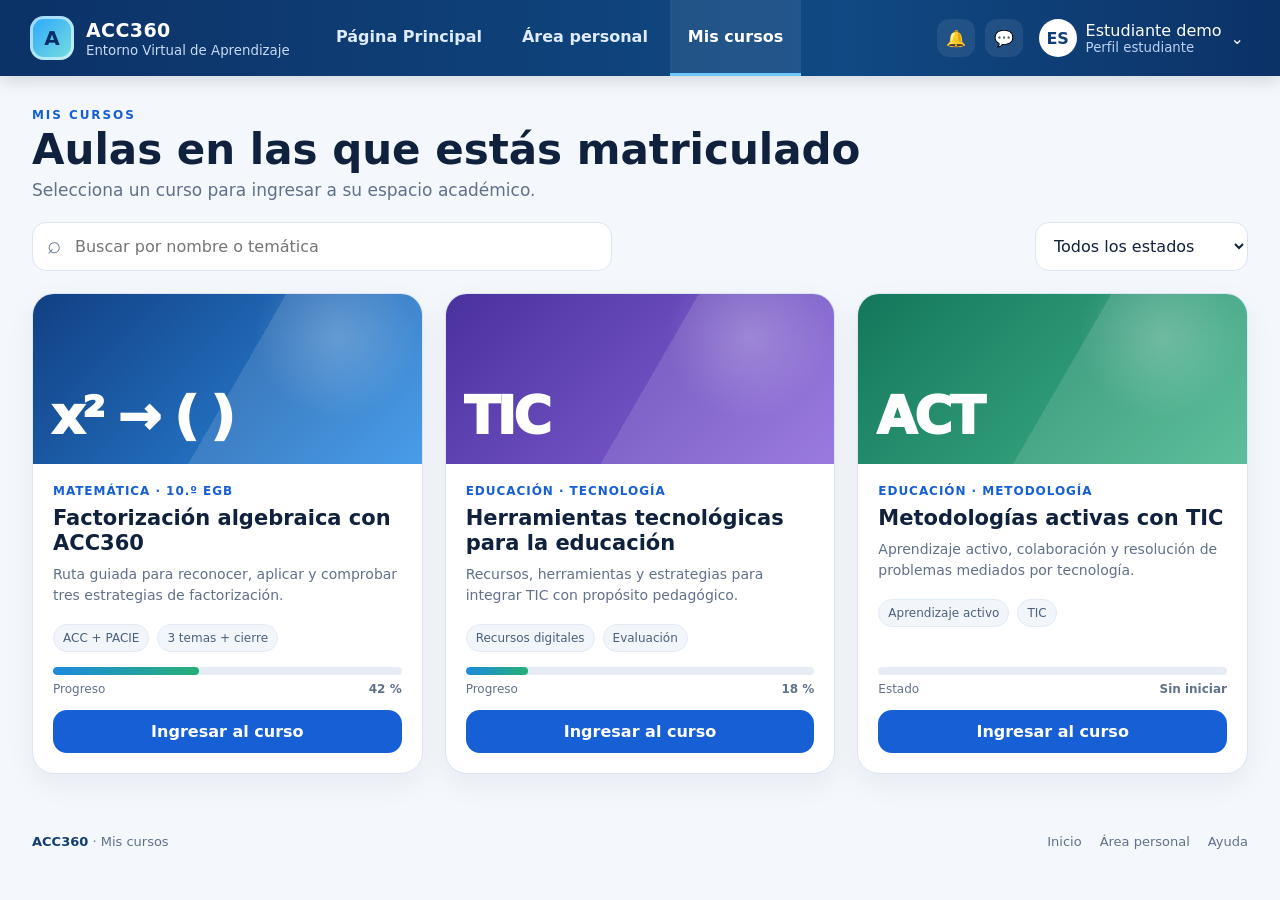
<file: mis-cursos.html>
<!doctype html><html lang="es"><head><meta charset="utf-8"><meta name="viewport" content="width=device-width,initial-scale=1"><title>ACC360 · Mis cursos</title><link rel="stylesheet" href="shell.css"></head>
<body data-page="courses"><header class="shell-top"><a class="brand" href="index.html"><div class="brand-logo">A</div><div><strong>ACC360</strong><small>Entorno Virtual de Aprendizaje</small></div></a><nav class="main-nav"><a data-nav="home" href="index.html">Página Principal</a><a data-nav="area" href="area-personal.html">Área personal</a><a data-nav="courses" href="mis-cursos.html">Mis cursos</a></nav><div class="user-zone"><button class="top-icon">🔔</button><button class="top-icon">💬</button><button class="user-chip"><span class="avatar">ES</span><span class="user-name">Estudiante demo<small>Perfil estudiante</small></span>⌄</button></div></header>
<main class="page"><div class="page-title"><div class="eyebrow">MIS CURSOS</div><h1>Aulas en las que estás matriculado</h1><p>Selecciona un curso para ingresar a su espacio académico.</p></div><div class="course-toolbar"><label class="search"><input id="courseSearch" type="search" placeholder="Buscar por nombre o temática" aria-label="Buscar curso"></label><div class="filter"><select id="courseFilter"><option value="all">Todos los estados</option><option value="progress">En progreso</option><option value="available">Disponible</option></select></div></div>
<div class="course-grid"><article class="course-card" data-state="progress"><div class="course-cover math"><div class="cover-symbol">x² → ( )</div></div><div class="course-body"><span class="category">Matemática · 10.º EGB</span><h2>Factorización algebraica con ACC360</h2><p>Ruta guiada para reconocer, aplicar y comprobar tres estrategias de factorización.</p><div class="course-meta"><span class="meta-pill">ACC + PACIE</span><span class="meta-pill">3 temas + cierre</span></div><div class="course-progress"><div class="progressline"><span style="width:42%"></span></div><div class="progress-meta"><span>Progreso</span><strong>42 %</strong></div><div class="course-actions"><a class="btn blue" href="curso-factorizacion.html">Ingresar al curso</a></div></div></div></article>
<article class="course-card" data-state="progress"><div class="course-cover tech"><div class="cover-symbol">TIC</div></div><div class="course-body"><span class="category">Educación · Tecnología</span><h2>Herramientas tecnológicas para la educación</h2><p>Recursos, herramientas y estrategias para integrar TIC con propósito pedagógico.</p><div class="course-meta"><span class="meta-pill">Recursos digitales</span><span class="meta-pill">Evaluación</span></div><div class="course-progress"><div class="progressline"><span style="width:18%"></span></div><div class="progress-meta"><span>Progreso</span><strong>18 %</strong></div><div class="course-actions"><a class="btn blue" href="curso-demo.html?c=herramientas">Ingresar al curso</a></div></div></div></article>
<article class="course-card" data-state="available"><div class="course-cover method"><div class="cover-symbol">ACT</div></div><div class="course-body"><span class="category">Educación · Metodología</span><h2>Metodologías activas con TIC</h2><p>Aprendizaje activo, colaboración y resolución de problemas mediados por tecnología.</p><div class="course-meta"><span class="meta-pill">Aprendizaje activo</span><span class="meta-pill">TIC</span></div><div class="course-progress"><div class="progressline"><span style="width:0%"></span></div><div class="progress-meta"><span>Estado</span><strong>Sin iniciar</strong></div><div class="course-actions"><a class="btn blue" href="curso-demo.html?c=metodologias">Ingresar al curso</a></div></div></div></article></div>
</main><footer class="footer"><div><strong>ACC360</strong> · Mis cursos</div><div class="footer-links"><a href="index.html">Inicio</a><a href="area-personal.html">Área personal</a><a href="#">Ayuda</a></div></footer><script src="shell.js"></script></body></html>
</file>
<file: shell.css>
:root{
  --navy:#0f2f5f;--blue:#165fd4;--blue2:#2d7eea;--sky:#edf5ff;--ink:#10213d;--muted:#61708b;
  --line:#dbe5f3;--card:#ffffff;--bg:#f4f7fb;--green:#21a66b;--orange:#f59e0b;--violet:#6f54d9;
  --shadow:0 14px 40px rgba(15,47,95,.10);--radius:22px
}
*{box-sizing:border-box}html{scroll-behavior:smooth}body{margin:0;font-family:Inter,ui-sans-serif,system-ui,-apple-system,"Segoe UI",Roboto,Arial,sans-serif;background:var(--bg);color:var(--ink)}
a{color:inherit;text-decoration:none}button,input,select{font:inherit}.skip{position:absolute;left:-999px;top:10px}.skip:focus{left:12px;z-index:9999;background:#fff;padding:10px 14px;border-radius:10px}
.shell-top{height:76px;background:linear-gradient(90deg,#0c3267,#104983 66%,#0c3267);color:#fff;display:flex;align-items:center;gap:28px;padding:0 30px;position:sticky;top:0;z-index:40;box-shadow:0 3px 18px rgba(7,29,63,.16)}
.brand{display:flex;align-items:center;gap:12px;min-width:260px}.brand-logo{width:44px;height:44px;border-radius:14px;background:linear-gradient(135deg,#28a5ff,#7be0dd);display:grid;place-items:center;color:#072e67;font-weight:900;font-size:20px;box-shadow:inset 0 0 0 3px rgba(255,255,255,.55)}.brand strong{display:block;font-size:19px;letter-spacing:.4px}.brand small{display:block;color:#c9daf4;margin-top:2px}
.main-nav{display:flex;align-self:stretch;align-items:stretch;gap:4px}.main-nav a{display:flex;align-items:center;padding:0 18px;color:#deebff;font-weight:700;border-bottom:3px solid transparent}.main-nav a:hover,.main-nav a.active{background:rgba(255,255,255,.08);border-color:#6cc7ff;color:#fff}
.user-zone{margin-left:auto;display:flex;align-items:center;gap:10px}.top-icon{width:38px;height:38px;border:0;border-radius:12px;background:rgba(255,255,255,.08);color:#fff;cursor:pointer}.user-chip{display:flex;align-items:center;gap:9px;border:0;background:transparent;color:#fff;cursor:pointer}.avatar{width:38px;height:38px;border-radius:50%;display:grid;place-items:center;background:#fff;color:#123f79;font-weight:800}.user-chip small{display:block;color:#bcd2f3;text-align:left}
.mobile-nav{display:none}.page{max-width:1480px;margin:0 auto;padding:28px 32px 52px}.page-title{margin:4px 0 22px}.page-title .eyebrow{font-size:12px;letter-spacing:.16em;font-weight:900;color:var(--blue);text-transform:uppercase}.page-title h1{font-size:42px;line-height:1.05;margin:6px 0 8px}.page-title p{margin:0;color:var(--muted);font-size:17px}
.hero-banner{position:relative;min-height:410px;border-radius:28px;overflow:hidden;background:linear-gradient(115deg,#0f2f5f 0%,#174f93 52%,#ecf5ff 52%,#f7fbff 100%);box-shadow:var(--shadow);margin-bottom:26px}.hero-banner:before{content:"";position:absolute;inset:0;background:radial-gradient(circle at 30% 20%,rgba(64,187,255,.25),transparent 28%),linear-gradient(120deg,transparent 0 48%,rgba(255,255,255,.85) 48% 100%)}.banner-grid{position:relative;z-index:2;display:grid;grid-template-columns:1.05fr .95fr;min-height:410px}.banner-copy{padding:56px 58px;color:#fff;display:flex;flex-direction:column;justify-content:center}.banner-copy .tag{display:inline-flex;width:max-content;background:rgba(255,255,255,.12);border:1px solid rgba(255,255,255,.2);padding:8px 12px;border-radius:999px;font-weight:800;font-size:12px}.banner-copy h1{font-size:56px;line-height:.98;margin:18px 0 16px;max-width:680px}.banner-copy p{max-width:620px;color:#d9eaff;font-size:19px;line-height:1.55;margin:0 0 26px}.btn{display:inline-flex;align-items:center;justify-content:center;gap:8px;border-radius:14px;padding:13px 18px;font-weight:800;border:1px solid transparent;cursor:pointer}.btn.primary{background:#fff;color:#10457f}.btn.outline{border-color:#c8d8ed;background:#fff;color:#153f73}.btn.blue{background:var(--blue);color:#fff}.btn:hover{transform:translateY(-1px)}
.banner-art{position:relative;display:grid;place-items:center;padding:30px}.orb{width:340px;height:340px;border-radius:50%;background:linear-gradient(145deg,#dfefff,#fff);box-shadow:0 18px 60px rgba(12,50,103,.16);position:relative}.orb:before,.orb:after{content:"";position:absolute;border-radius:20px;border:2px solid #6ba8ee;background:rgba(255,255,255,.75);box-shadow:0 12px 30px rgba(21,95,212,.12)}.orb:before{width:155px;height:115px;left:58px;top:72px;transform:rotate(-8deg)}.orb:after{width:125px;height:150px;right:42px;bottom:55px;transform:rotate(9deg)}.art-mark{position:absolute;inset:0;display:grid;place-items:center;font-weight:950;font-size:72px;color:#164f95}.art-mark span{font-size:20px;display:block;text-align:center;color:#5f7593;margin-top:7px}.banner-dots{position:absolute;z-index:3;left:58px;bottom:22px;display:flex;gap:8px}.banner-dots button{width:10px;height:10px;border-radius:50%;border:0;background:rgba(255,255,255,.4)}.banner-dots button.active{width:28px;border-radius:999px;background:#fff}
.quick-grid{display:grid;grid-template-columns:repeat(3,1fr);gap:18px;margin:24px 0}.quick-card{background:#fff;border:1px solid var(--line);border-radius:20px;padding:24px;display:flex;gap:18px;align-items:flex-start;box-shadow:0 8px 24px rgba(15,47,95,.05)}.quick-icon{width:52px;height:52px;border-radius:15px;display:grid;place-items:center;font-size:24px;font-weight:900}.qi1{background:#e8f2ff;color:#155fd3}.qi2{background:#eafaf2;color:#179b63}.qi3{background:#fff3df;color:#e88308}.quick-card h3{margin:0 0 7px;font-size:19px}.quick-card p{margin:0 0 14px;color:var(--muted);line-height:1.45}.text-link{color:var(--blue);font-weight:850}
.section{background:#fff;border:1px solid var(--line);border-radius:22px;padding:24px;box-shadow:0 8px 24px rgba(15,47,95,.05);margin:20px 0}.section-head{display:flex;align-items:flex-end;justify-content:space-between;gap:20px;margin-bottom:18px}.section-head h2{margin:0;font-size:25px}.section-head p{margin:6px 0 0;color:var(--muted)}.news-list{display:grid;grid-template-columns:repeat(3,1fr);gap:14px}.news-item{border:1px solid var(--line);border-radius:16px;padding:18px;background:#fbfdff}.news-item small{color:var(--blue);font-weight:850}.news-item h3{font-size:16px;margin:8px 0}.news-item p{font-size:14px;color:var(--muted);line-height:1.45;margin:0}
.dashboard-grid{display:grid;grid-template-columns:1.15fr .85fr;gap:20px}.stack{display:grid;gap:20px}.recent-course{display:flex;gap:16px;padding:15px;border:1px solid var(--line);border-radius:16px;align-items:center}.thumb{width:128px;height:82px;border-radius:14px;display:grid;place-items:center;font-weight:900;color:#fff;flex:0 0 auto}.math-thumb{background:linear-gradient(135deg,#1454b2,#3da4e8)}.tech-thumb{background:linear-gradient(135deg,#5635ad,#a46de6)}.method-thumb{background:linear-gradient(135deg,#198766,#53c89d)}.recent-course h3{margin:0 0 5px}.recent-course p{margin:0 0 10px;color:var(--muted);font-size:14px}.calendar-list,.message-list,.link-list{display:grid;gap:10px}.calendar-row,.message-row,.link-row{display:flex;align-items:center;gap:12px;padding:12px;border-radius:14px;background:#f8fbff;border:1px solid #e6eef8}.date-box{width:46px;height:46px;border-radius:12px;background:#e9f2ff;color:#155fd3;display:grid;place-items:center;font-weight:900}.calendar-row small,.message-row small{color:var(--muted);display:block;margin-top:3px}.message-row .mini-avatar{width:40px;height:40px;border-radius:50%;background:#dbeafe;display:grid;place-items:center;color:#155fd3;font-weight:900}
.course-toolbar{display:flex;gap:12px;justify-content:space-between;align-items:center;margin:18px 0 22px}.search{flex:1;max-width:580px;position:relative}.search input{width:100%;padding:14px 16px 14px 42px;border:1px solid var(--line);border-radius:14px;background:#fff;outline:none}.search:before{content:"⌕";position:absolute;left:15px;top:9px;font-size:24px;color:#6d7e98}.filter select{padding:13px 36px 13px 14px;border:1px solid var(--line);border-radius:14px;background:#fff;color:var(--ink)}
.course-grid{display:grid;grid-template-columns:repeat(3,1fr);gap:22px}.course-card{background:#fff;border:1px solid var(--line);border-radius:22px;overflow:hidden;box-shadow:0 10px 30px rgba(15,47,95,.06);display:flex;flex-direction:column;min-height:420px}.course-cover{height:170px;position:relative;display:flex;align-items:flex-end;padding:18px;color:#fff}.course-cover.math{background:linear-gradient(135deg,#113f83,#2f8fe6)}.course-cover.tech{background:linear-gradient(135deg,#49319e,#8d68dc)}.course-cover.method{background:linear-gradient(135deg,#13775b,#45b68d)}.course-cover:before{content:"";position:absolute;inset:0;background:radial-gradient(circle at 78% 25%,rgba(255,255,255,.2),transparent 25%),linear-gradient(120deg,transparent 52%,rgba(255,255,255,.12) 52%)}.cover-symbol{position:relative;font-size:52px;font-weight:950;letter-spacing:-.05em}.course-body{padding:20px;display:flex;flex-direction:column;flex:1}.course-body .category{font-size:12px;color:var(--blue);font-weight:900;letter-spacing:.08em;text-transform:uppercase}.course-body h2{font-size:21px;margin:8px 0 8px;line-height:1.2}.course-body p{color:var(--muted);font-size:14px;line-height:1.5;margin:0 0 18px}.course-meta{display:flex;gap:8px;flex-wrap:wrap;margin-bottom:15px}.meta-pill{font-size:12px;background:#f2f6fb;border:1px solid #e2eaf5;padding:6px 9px;border-radius:999px;color:#4c607b}.course-progress{margin-top:auto}.progressline{height:8px;background:#e7edf5;border-radius:99px;overflow:hidden}.progressline span{display:block;height:100%;background:linear-gradient(90deg,#1c8add,#26af78);border-radius:99px}.progress-meta{display:flex;justify-content:space-between;color:#60718a;font-size:12px;margin:7px 0 14px}.course-actions{display:flex;gap:10px}.course-actions .btn{flex:1;padding:11px 12px}
.generic-course{max-width:1000px;margin:0 auto}.generic-hero{background:linear-gradient(135deg,#163d75,#245d9e);color:#fff;border-radius:28px;padding:44px;box-shadow:var(--shadow)}.generic-hero h1{font-size:44px;margin:8px 0}.generic-hero p{color:#dbe9ff;max-width:720px}.placeholder-card{margin-top:20px;background:#fff;border:1px solid var(--line);border-radius:20px;padding:28px}.placeholder-card h2{margin-top:0}.placeholder-card ul{color:var(--muted);line-height:1.8}
.footer{max-width:1480px;margin:0 auto;padding:8px 32px 34px;display:flex;align-items:center;justify-content:space-between;gap:20px;color:#60718a;font-size:13px}.footer strong{color:#153f73}.footer-links{display:flex;gap:18px}.footer-links a:hover{color:var(--blue)}
@media(max-width:1050px){.main-nav{display:none}.shell-top{padding:0 16px}.brand{min-width:auto}.mobile-nav{display:block}.banner-grid{grid-template-columns:1fr}.banner-art{display:none}.hero-banner,.banner-grid{min-height:360px}.quick-grid,.news-list,.course-grid{grid-template-columns:1fr 1fr}.dashboard-grid{grid-template-columns:1fr}.page{padding:22px 18px}.banner-copy{padding:44px 34px}.banner-copy h1{font-size:44px}}
@media(max-width:700px){.user-chip .user-name,.brand small{display:none}.brand strong{font-size:17px}.quick-grid,.news-list,.course-grid{grid-template-columns:1fr}.course-toolbar{align-items:stretch;flex-direction:column}.search{max-width:none}.page-title h1{font-size:34px}.banner-copy h1{font-size:38px}.banner-copy{padding:36px 24px}.footer{flex-direction:column;align-items:flex-start}.recent-course{align-items:flex-start}.thumb{width:96px;height:72px}}
</file>
<file: course.css>
:root{--blue:#0b4d84;--blue2:#103a68;--ink:#18344d;--muted:#66788a;--line:#dfe7ee;--bg:#f4f7fa;--white:#fff;--expo:#fff2cc;--expo-strong:#be8a00;--rebote:#fce4d6;--rebote-strong:#c65b16;--build:#ddebf7;--build-strong:#2471a3;--consol:#e2f0d9;--consol-strong:#2f855a;--shadow:0 8px 24px rgba(33,55,78,.08);--radius:14px}
*{box-sizing:border-box}html{scroll-behavior:smooth}body{margin:0;font-family:Inter,ui-sans-serif,system-ui,-apple-system,"Segoe UI",Roboto,Arial,sans-serif;color:var(--ink);background:var(--bg);line-height:1.45}.skip-link{position:absolute;left:-9999px}.skip-link:focus{left:12px;top:12px;z-index:99;background:#fff;padding:8px 12px;border-radius:8px}.topbar{height:70px;position:sticky;top:0;z-index:30;background:linear-gradient(90deg,#0a477b,#133d68);color:#fff;display:grid;grid-template-columns:1fr auto 1fr;align-items:center;padding:0 22px;box-shadow:0 2px 10px rgba(0,0,0,.18)}.brand-wrap,.user-tools,.user-btn{display:flex;align-items:center}.brand-wrap{gap:11px}.brand-mark{width:38px;height:38px;border-radius:10px;background:#fff;color:var(--blue);display:grid;place-items:center;font-weight:900}.brand-copy{display:flex;flex-direction:column;line-height:1.05}.brand-copy strong{font-size:20px}.brand-copy span{font-size:11px;opacity:.82;margin-top:4px}.hamburger{display:none;background:none;border:0;color:#fff;font-size:22px}.top-title{display:flex;gap:12px;align-items:center;font-size:13px;opacity:.9}.prototype-pill{font-size:10px;font-weight:800;letter-spacing:.08em;background:rgba(255,255,255,.16);padding:5px 8px;border-radius:999px}.user-tools{justify-content:flex-end;gap:8px}.icon-btn,.user-btn{border:0;background:transparent;color:#fff}.icon-btn{font-size:18px;padding:8px;cursor:pointer}.user-btn{gap:8px;cursor:pointer;padding:6px 0}.avatar{width:34px;height:34px;border-radius:50%;display:grid;place-items:center;background:#fff;color:var(--blue);font-size:11px;font-weight:800}.user-text{display:flex;flex-direction:column;text-align:left;font-size:12px}.user-text small{opacity:.7;font-size:10px}.layout{display:grid;grid-template-columns:245px 1fr;min-height:calc(100vh - 70px)}.sidebar{position:sticky;top:70px;height:calc(100vh - 70px);overflow:auto;background:#fff;border-right:1px solid var(--line);padding:16px 12px}.sidebar nav{display:flex;flex-direction:column;gap:4px}.nav-item{display:flex;align-items:center;gap:10px;padding:10px 12px;border-radius:9px;color:#385269;text-decoration:none;font-size:13px}.nav-item:hover,.nav-item.active{background:#eaf3fb;color:#0a5ca4}.nav-item.sub{display:grid;grid-template-columns:9px 1fr;gap:0 10px;padding-left:17px}.nav-item.sub small{grid-column:2;color:#7b8c9a}.dot{width:7px;height:7px;border-radius:50%}.t1{background:#e85b69}.t2{background:#2c8be8}.t3{background:#33a86c}.nav-label{font-size:10px;color:#95a3af;font-weight:800;text-transform:uppercase;letter-spacing:.08em;padding:12px 12px 4px}.nav-sep{height:1px;background:var(--line);margin:8px 6px}.sidebar-card{margin-top:20px;padding:14px;border:1px solid var(--line);border-radius:12px;background:#f9fbfd}.sidebar-card small{color:var(--muted)}.sidebar-card strong{display:block;font-size:25px;margin:3px 0}.sidebar-card p{font-size:10px;color:var(--muted);margin:8px 0 0}.content{padding:22px;min-width:0}.course-hero{background:linear-gradient(110deg,#0e2e54,#0c4d84);color:#fff;border-radius:18px;padding:30px 32px;display:grid;grid-template-columns:minmax(0,1.6fr) minmax(280px,.6fr);gap:34px;box-shadow:var(--shadow)}.eyebrow,.kicker{font-size:10px;font-weight:800;letter-spacing:.11em;text-transform:uppercase}.course-hero h1{font-size:34px;line-height:1.1;margin:7px 0 6px}.course-meta{font-weight:600;opacity:.87}.hero-copy>p:last-of-type{max-width:780px;opacity:.9}.hero-actions{display:flex;gap:10px;margin-top:18px}.btn{border-radius:9px;padding:10px 15px;border:1px solid transparent;font-weight:700;cursor:pointer;text-decoration:none;font-size:13px}.btn.primary{background:#1694f6;color:#fff}.btn.secondary{background:#fff;color:#184567;border-color:#d7e2eb}.hero-panel{background:#fff;color:var(--ink);border-radius:14px;padding:18px;align-self:center}.hero-panel small{color:var(--muted)}.hero-progress-row{display:flex;justify-content:space-between;align-items:end;margin:8px 0}.hero-progress-row strong{font-size:28px}.hero-progress-row span{font-size:11px;color:var(--muted)}.progress{height:7px;border-radius:20px;background:#e8eef3;overflow:hidden}.progress span{display:block;height:100%;border-radius:20px;background:linear-gradient(90deg,#23b879,#62c592);transition:width .25s}.progress.big{height:9px}.next-step{border-top:1px solid var(--line);padding-top:13px;margin-top:14px;display:flex;flex-direction:column;gap:3px}.next-step span{font-size:10px;color:var(--muted)}.next-step b{font-size:12px}.summary-strip{background:#fff;border:1px solid var(--line);border-radius:14px;margin:14px 0 22px;display:grid;grid-template-columns:repeat(4,1fr);box-shadow:0 3px 10px rgba(33,55,78,.03)}.summary-strip>div{padding:15px 17px;border-right:1px solid var(--line);display:grid;grid-template-columns:30px 1fr;align-items:center}.summary-strip>div:last-child{border-right:0}.summary-strip span{grid-row:1/3;font-size:20px;color:#1a83d6}.summary-strip small{font-size:10px;color:var(--muted)}.summary-strip b{font-size:11px}.section-card,.topic-section{background:#fff;border:1px solid var(--line);border-radius:var(--radius);margin:0 0 18px;box-shadow:0 3px 12px rgba(29,52,74,.035)}.section-card{padding:22px}.section-head{display:flex;justify-content:space-between;gap:20px;align-items:flex-start;margin-bottom:18px}.section-head h2,.route-header h2{margin:3px 0;font-size:22px}.section-head p,.route-header p{margin:0;color:var(--muted);font-size:13px}.status-chip{border-radius:999px;padding:6px 9px;background:#e7f6ec;color:#227247;font-size:10px;font-weight:800;white-space:nowrap}.status-chip.neutral{background:#eef3f7;color:#5c7285}.pacie-grid{display:grid;grid-template-columns:repeat(3,1fr);gap:14px}.pacie-card{padding:18px;border-radius:13px;border:1px solid transparent}.pacie-card.info{background:#f0f0ff;border-color:#e4e1ff}.pacie-card.comm{background:#edf9f3;border-color:#d9f0e4}.pacie-card.interaction{background:#fff3e8;border-color:#f7e3cf}.pacie-icon{width:33px;height:33px;border-radius:9px;background:#fff;display:grid;place-items:center;font-weight:900}.pacie-card h3{margin:10px 0 7px}.pacie-card ul{margin:0;padding-left:17px}.pacie-card li{margin:6px 0}.pacie-card button{border:0;background:none;color:#496074;padding:0;cursor:pointer;text-align:left}.pacie-card button:hover{text-decoration:underline}.route-header{display:flex;justify-content:space-between;gap:22px;align-items:end;margin:28px 2px 14px}.legend{display:flex;flex-wrap:wrap;gap:5px}.lg,.phase-badge{font-size:9px;font-weight:800;padding:5px 8px;border-radius:999px}.expo{background:var(--expo);color:#876100}.rebote{background:var(--rebote);color:#9a420d}.construccion{background:var(--build);color:#175a82}.consolida{background:var(--consol);color:#246842}.topic-header{width:100%;background:#fff;border:0;padding:17px 20px;display:grid;grid-template-columns:56px minmax(260px,1fr) 210px 24px;gap:16px;align-items:center;text-align:left;cursor:pointer;border-radius:14px}.topic-index{width:50px;height:50px;border-radius:12px;color:#fff;display:grid;place-items:center;font-size:19px;font-weight:900}.t1bg{background:#e85b69}.t2bg{background:#2c8be8}.t3bg{background:#33a86c}.topic-title small{font-size:9px;color:#80909d}.topic-title h2{font-size:20px;margin:1px 0}.topic-title p{font-size:12px;color:var(--muted);margin:0}.topic-progress{display:grid;grid-template-columns:auto 1fr;align-items:center;gap:5px 10px}.topic-progress .progress{height:6px}.topic-progress small{grid-column:2;color:var(--muted);font-size:9px}.chev{font-size:18px;color:#708393}.topic-body{display:none;border-top:1px solid var(--line);padding:0 20px 22px}.topic-section.open .topic-body{display:block}.phase{border-left:4px solid #ddd;margin-top:18px;padding-left:16px}.expo-phase{border-color:#d5a600}.rebote-phase{border-color:#d87535}.construction-phase{border-color:#438cc1}.consolidation-phase{border-color:#50a06e}.phase-head{display:flex;align-items:center;gap:12px;margin-bottom:10px}.phase-head>div{display:flex;flex-direction:column}.phase-head b{font-size:13px}.phase-head small{font-size:10px;color:var(--muted)}.activity-list{display:grid;gap:9px}.activity{border:1px solid var(--line);border-radius:11px;padding:12px;display:grid;grid-template-columns:28px 38px 1fr auto;gap:11px;align-items:center;background:#fff}.activity.graded{border-color:#cce6d4;background:#fbfffc}.complete{border:1px solid #c7d2dc;background:#fff;width:25px;height:25px;border-radius:50%;color:#7c8d99;cursor:pointer;font-size:14px}.activity.done .complete{background:#2f9e66;color:#fff;border-color:#2f9e66}.activity.done{opacity:.78}.activity-icon{width:36px;height:36px;border-radius:9px;display:grid;place-items:center;font-weight:900;background:#eef4f8;color:#315e80}.activity-icon.video{background:#ffe8eb;color:#c44152}.activity-icon.challenge{background:#fff0d9;color:#b56b00}.activity-icon.quiz{background:#e7f2ff;color:#196db2}.activity-icon.map{background:#efeafd;color:#6a50b4}.activity-icon.group{background:#e7f7ee;color:#29835a}.activity-icon.sim{background:#e9f5fb;color:#1f78a7}.activity-icon.task{background:#e8f7ed;color:#237747}.activity-copy small{font-size:9px;color:#7b8a96;font-weight:800}.activity-copy h3{font-size:13px;margin:2px 0}.activity-copy p{font-size:11px;color:var(--muted);margin:0}.tags{display:flex;gap:5px;flex-wrap:wrap;margin-top:7px}.tags span{font-size:8px;background:#f1f5f8;color:#607485;padding:3px 6px;border-radius:5px}.open-resource{border:1px solid #ccd9e4;background:#fff;color:#265b80;border-radius:8px;padding:7px 9px;font-size:10px;font-weight:700;cursor:pointer}.open-resource:hover{background:#f2f8fc}.closing-grid{display:grid;grid-template-columns:repeat(4,1fr);gap:12px}.closing-grid article{border:1px solid var(--line);padding:15px;border-radius:11px;background:#fbfcfe}.closing-grid article>span{font-size:9px;font-weight:800;color:#82919e}.closing-grid h3{font-size:13px;margin:5px 0}.closing-grid p{font-size:11px;color:var(--muted);min-height:48px}.closing-grid button{border:0;background:none;color:#196aa7;font-weight:800;font-size:10px;padding:0;cursor:pointer}.grade-table-wrap{overflow:auto}.grade-table-wrap table{border-collapse:collapse;width:100%;font-size:11px}.grade-table-wrap th,.grade-table-wrap td{padding:11px;border-bottom:1px solid var(--line);text-align:left}.grade-table-wrap th{background:#f5f8fa;color:#607383}.table-status{padding:4px 7px;border-radius:999px;font-size:9px;font-weight:800}.pending{background:#f1f3f5;color:#758390}.formative{background:#e7f2ff;color:#246d9f}.help-grid{display:grid;grid-template-columns:repeat(2,1fr);gap:10px}.help-grid details{border:1px solid var(--line);border-radius:10px;padding:11px 13px;background:#fbfcfd}.help-grid summary{font-size:12px;font-weight:800;cursor:pointer}.help-grid p{font-size:11px;color:var(--muted)}footer{display:flex;justify-content:space-between;gap:16px;color:#70818e;font-size:10px;padding:8px 2px 26px}dialog{border:0;border-radius:16px;box-shadow:0 20px 70px rgba(15,38,60,.28);padding:0;max-width:640px;width:calc(100% - 30px);color:var(--ink)}dialog::backdrop{background:rgba(11,33,51,.52)}.modal-head{display:flex;justify-content:space-between;gap:20px;padding:20px 22px 14px;border-bottom:1px solid var(--line)}.modal-head small{font-size:9px;color:#718391;font-weight:800}.modal-head h2{font-size:20px;margin:3px 0}.modal-head button{border:0;background:#eef2f5;width:30px;height:30px;border-radius:50%;font-size:18px;cursor:pointer}.modal-body{padding:20px 22px;font-size:13px}.modal-body .mock-panel{border:1px solid var(--line);background:#f7fafc;border-radius:10px;padding:13px;margin:10px 0}.modal-body ul{padding-left:18px}.modal-actions{display:flex;justify-content:flex-end;gap:9px;padding:14px 22px 20px;border-top:1px solid var(--line)}.toast{position:fixed;right:20px;bottom:20px;background:#173b57;color:#fff;padding:10px 14px;border-radius:9px;font-size:11px;opacity:0;transform:translateY(10px);pointer-events:none;transition:.2s;z-index:60}.toast.show{opacity:1;transform:translateY(0)}
@media(max-width:1050px){.layout{grid-template-columns:210px 1fr}.course-hero{grid-template-columns:1fr}.summary-strip{grid-template-columns:repeat(2,1fr)}.summary-strip>div:nth-child(2){border-right:0}.pacie-grid{grid-template-columns:1fr}.closing-grid{grid-template-columns:repeat(2,1fr)}.topic-header{grid-template-columns:50px 1fr 170px 24px}.top-title>span:last-child{display:none}}
@media(max-width:760px){.topbar{grid-template-columns:1fr auto;padding:0 12px}.top-title{display:none}.hamburger{display:block}.user-text{display:none}.layout{display:block}.sidebar{position:fixed;top:70px;left:-270px;width:250px;z-index:40;transition:.2s;box-shadow:12px 0 30px rgba(0,0,0,.16)}.sidebar.show{left:0}.content{padding:12px}.course-hero{padding:22px}.course-hero h1{font-size:27px}.summary-strip{grid-template-columns:1fr}.summary-strip>div{border-right:0;border-bottom:1px solid var(--line)}.route-header{display:block}.legend{margin-top:10px}.topic-header{grid-template-columns:46px 1fr 20px}.topic-progress{grid-column:1/4;grid-row:2;grid-template-columns:48px 1fr auto}.topic-progress small{grid-column:3;grid-row:1}.chev{grid-column:3;grid-row:1}.activity{grid-template-columns:27px 36px 1fr}.open-resource{grid-column:3;justify-self:start}.closing-grid,.help-grid{grid-template-columns:1fr}footer{flex-direction:column}.pacie-grid{grid-template-columns:1fr}.section-card{padding:16px}}

/* --- ACC360 V1.1 · Laboratorio de factorización integrado en el hero --- */
.course-hero{grid-template-columns:minmax(0,1.05fr) minmax(430px,.95fr);align-items:start}
.hero-side-stack{display:grid;gap:12px;min-width:0}
.factor-lab{background:#f4f7fb;color:var(--ink);border-radius:16px;padding:17px;border:1px solid rgba(255,255,255,.45);box-shadow:0 10px 25px rgba(0,0,0,.08)}
.lab-head{display:flex;justify-content:space-between;gap:12px;align-items:flex-start;margin-bottom:10px}.lab-head small{font-size:9px;letter-spacing:.11em;font-weight:800;color:#53718a}.lab-head h2{font-size:18px;line-height:1.15;margin:3px 0 0}.lab-chip{font-size:8px;font-weight:800;color:#246842;background:#e7f6ec;border-radius:999px;padding:5px 8px;white-space:nowrap}
.lab-tabs{display:flex;gap:6px;flex-wrap:wrap;margin-bottom:12px}.lab-tab{border:1px solid #cfdae5;background:#fff;color:#203850;border-radius:8px;padding:7px 10px;font-size:10px;font-weight:800;cursor:pointer;transition:.18s}.lab-tab:hover{border-color:#7ea5c7}.lab-tab.active{background:#102e55;color:#fff;border-color:#102e55;box-shadow:0 3px 8px rgba(16,46,85,.16)}
.lab-stage{background:#fff;border-radius:12px;padding:12px;border:1px solid #e0e8ef}.lab-equation{font-size:20px;font-weight:900;color:#102e55;letter-spacing:.01em;margin:0 0 4px}.lab-equation strong{color:#2661c5}.lab-visual{min-height:180px;display:grid;place-items:center;background:linear-gradient(180deg,#fbfdff,#f5f8fc);border-radius:10px;border:1px solid #edf2f6;overflow:hidden}.lab-visual svg{width:100%;max-height:215px}.tile{stroke:#3478eb;stroke-width:3}.tile-a{fill:#dce8fb}.tile-b{fill:#cddcf5}.tile-c{fill:#e4f4ea;stroke:#33a86c}.tile-d{fill:#ffedd6;stroke:#dc8c2b}.svg-title{font-size:15px;font-weight:800;fill:#51697f}.svg-label{font-size:16px;font-weight:800;fill:#245ac1}.svg-value{font-size:20px;font-weight:900;fill:#102e55}.svg-note{font-size:13px;font-weight:700;fill:#6a7e90}.svg-op{font-size:29px;font-weight:900;fill:#8c9baa}.lab-note{font-size:11px;color:#526a7f;margin:10px 2px 8px;line-height:1.45}.lab-foot{display:flex;justify-content:space-between;gap:12px;align-items:center}.lab-steps{display:flex;gap:10px;flex-wrap:wrap}.lab-steps span{display:flex;align-items:center;gap:4px;font-size:8px;color:#708292}.lab-steps b{width:19px;height:19px;border-radius:50%;display:grid;place-items:center;background:#e9f1fb;color:#145fb5;font-size:9px}.lab-topic-link{font-size:9px;color:#145fb5;font-weight:800;text-decoration:none;white-space:nowrap}.lab-topic-link:hover{text-decoration:underline}
.hero-panel{align-self:stretch}
@media(max-width:1180px){.course-hero{grid-template-columns:1fr}.hero-side-stack{grid-template-columns:minmax(0,1fr) minmax(250px,.42fr);align-items:stretch}.factor-lab{min-width:0}}
@media(max-width:900px){.hero-side-stack{grid-template-columns:1fr}.lab-chip{display:none}}
@media(max-width:760px){.lab-equation{font-size:17px}.lab-foot{align-items:flex-start;flex-direction:column}.lab-topic-link{font-size:10px}.factor-lab{padding:13px}.lab-visual{min-height:155px}}

/* --- ACC360 V1.2 · Cabecera horizontal: laboratorio + progreso al mismo nivel --- */
.course-hero{
  display:grid;
  grid-template-columns:1fr;
  gap:18px;
  padding:26px 30px;
}
.hero-copy{
  grid-column:1 / -1;
  max-width:none;
}
.course-hero h1{
  max-width:980px;
  font-size:38px;
  line-height:1.08;
  margin:6px 0 5px;
}
.hero-copy>p:last-of-type{
  max-width:980px;
  margin-bottom:0;
}
.hero-side-stack{
  grid-column:1 / -1;
  display:grid;
  grid-template-columns:minmax(0,3fr) minmax(225px,.95fr);
  gap:14px;
  align-items:stretch;
  min-width:0;
}
.factor-lab,
.hero-panel{
  height:100%;
}
.hero-panel{
  align-self:stretch;
  padding:16px 17px;
  display:flex;
  flex-direction:column;
  justify-content:flex-start;
  min-width:0;
}
.hero-panel>small{
  font-size:9px;
  letter-spacing:.08em;
  font-weight:800;
  text-transform:uppercase;
}
.hero-progress-row{
  margin:6px 0 7px;
  gap:8px;
  align-items:center;
}
.hero-progress-row strong{
  font-size:26px;
  line-height:1;
}
.hero-progress-row span{
  font-size:9px;
  text-align:right;
  line-height:1.25;
}
.progress.big{
  height:8px;
}
.next-step{
  margin-top:10px;
  padding-top:10px;
}
.next-step span{
  font-size:9px;
}
.next-step b{
  font-size:11px;
  line-height:1.3;
}
@media(max-width:1180px){
  .course-hero{grid-template-columns:1fr}
  .hero-side-stack{grid-template-columns:minmax(0,2.2fr) minmax(220px,.8fr)}
}
@media(max-width:900px){
  .hero-side-stack{grid-template-columns:1fr}
  .hero-panel{min-height:auto}
}
@media(max-width:760px){
  .course-hero{padding:22px}
  .course-hero h1{font-size:29px}
  .hero-actions{flex-wrap:wrap}
}
</file>
